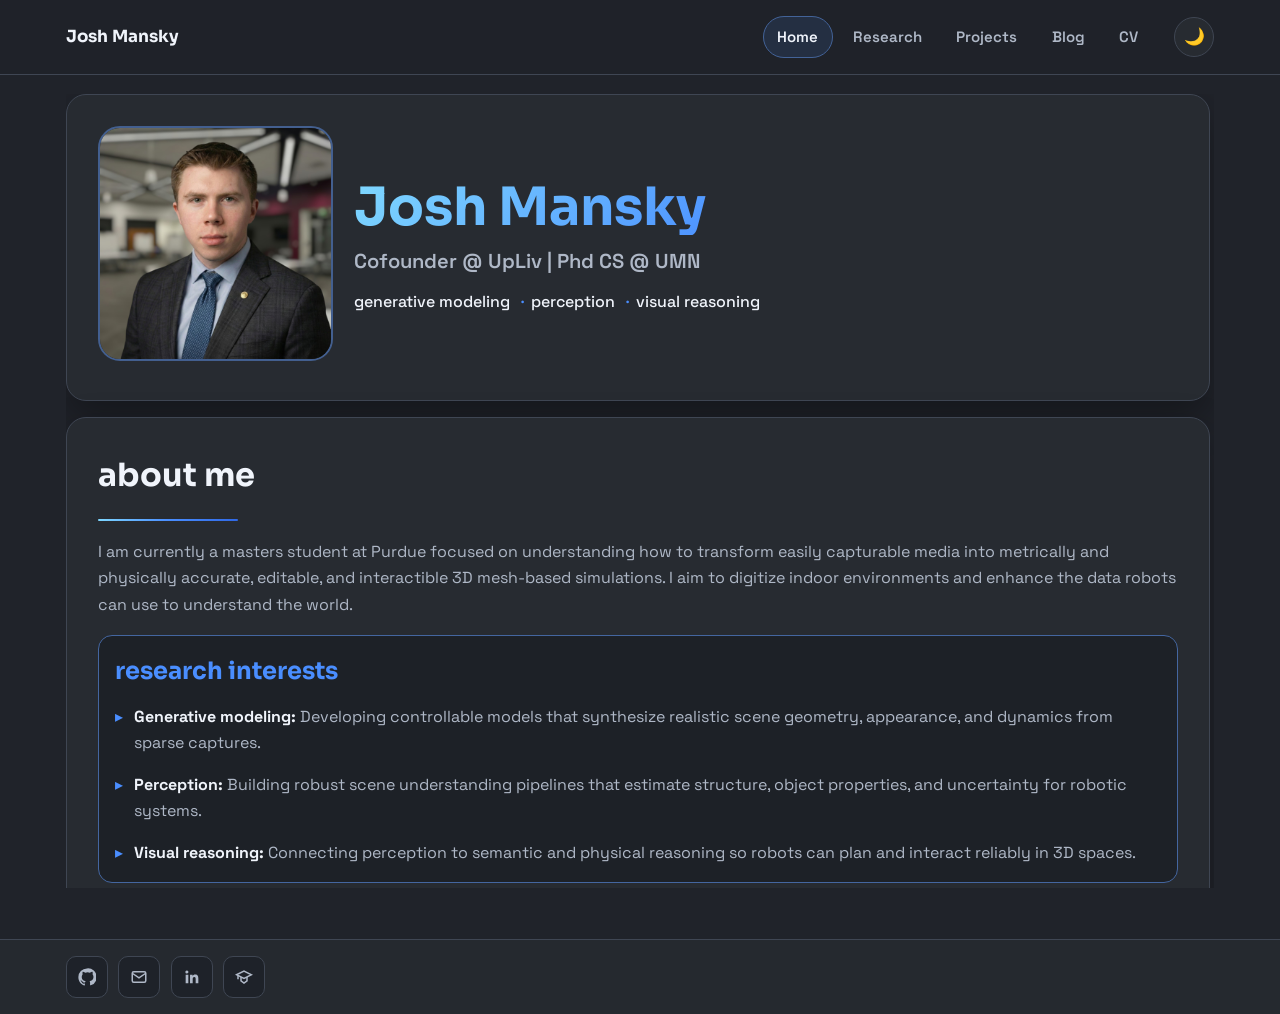
<file: index.html>
<!DOCTYPE html>
<html lang="en">
  <head>
    <meta charset="UTF-8" />
    <meta name="viewport" content="width=device-width, initial-scale=1.0" />
    <title>Josh Mansky | Home</title>
    <link rel="preconnect" href="https://fonts.googleapis.com" />
    <link rel="preconnect" href="https://fonts.gstatic.com" crossorigin />
    <link
      href="https://fonts.googleapis.com/css2?family=Sora:wght@500;600;700&family=Space+Grotesk:wght@400;500;600;700&display=swap"
      rel="stylesheet"
    />
    <link rel="stylesheet" href="styles.css" />
  </head>
  <body data-page="home">
    <header class="site-header">
      <div class="nav-inner">
        <a class="brand" href="index.html">Josh Mansky</a>
        <button class="menu-toggle" type="button" data-menu-toggle>Menu</button>
        <nav class="site-nav" data-nav-links>
          <a href="index.html" data-page-link="home">Home</a>
          <a href="research.html" data-page-link="research">Research</a>
          <a href="projects.html" data-page-link="projects">Projects</a>
          <a href="blog.html" data-page-link="blog">Blog</a>
          <a href="cv.html" data-page-link="cv">CV</a>
        </nav>
        <button class="theme-toggle" type="button" data-theme-toggle aria-label="Toggle color mode">
          <span data-theme-icon aria-hidden="true">🌙</span>
        </button>
      </div>
    </header>

    <main class="page">
      <div class="home-gallery">
        <section class="panel hero-panel">
          <figure class="headshot-wrap">
            <img src="headshot.jpg" alt="Headshot of Josh Mansky" />
          </figure>
          <div class="hero-copy">
            <h1 class="gradient-text">Josh Mansky</h1>
            <p class="subtitle">Cofounder @ UpLiv | Phd CS @ UMN</p>
            <div class="dot-list" aria-label="Core interests">
              <span>generative modeling</span>
              <span>perception</span>
              <span>visual reasoning</span>
            </div>
          </div>
        </section>

        <section class="panel stack about-panel">
          <h2 class="section-title">about me</h2>
          <div class="accent-rule" aria-hidden="true"></div>

          <p>
            I am currently a masters student at Purdue focused on understanding how to transform easily capturable
            media into metrically and physically accurate, editable, and interactible 3D mesh-based simulations.
            I aim to digitize indoor environments and enhance the data robots can use to understand the world.
          </p>

          <section class="interest-box">
            <h3>research interests</h3>
            <ul class="interest-list">
              <li>
                <strong>Generative modeling:</strong> Developing controllable models that synthesize realistic scene
                geometry, appearance, and dynamics from sparse captures.
              </li>
              <li>
                <strong>Perception:</strong> Building robust scene understanding pipelines that estimate structure,
                object properties, and uncertainty for robotic systems.
              </li>
              <li>
                <strong>Visual reasoning:</strong> Connecting perception to semantic and physical reasoning so robots
                can plan and interact reliably in 3D spaces.
              </li>
            </ul>
          </section>

          <p>
            <strong>Background:</strong> I previously got my B.S. in Computer Engineering at Purdue and worked in the
            VAA and VIPER labs. I currently am the Co-Founder of UpLiv Technologies.
          </p>

          <p>
            <strong>Beyond Work:</strong> Outside of work, I enjoy playing hockey, golf, and soccer, competing in
            powerlifting competitions, and playing the piano.
          </p>

          <div class="social-links" aria-label="Social media links">
            <a
              class="icon-link"
              href="https://github.com/joshmansky"
              target="_blank"
              rel="noopener noreferrer"
              aria-label="GitHub"
              title="GitHub"
            >
              <svg viewBox="0 0 24 24" fill="currentColor" aria-hidden="true">
                <path
                  d="M12 .5A11.5 11.5 0 0 0 .5 12.3c0 5.2 3.3 9.6 7.9 11.1.6.1.8-.3.8-.6v-2.1c-3.2.7-3.9-1.4-3.9-1.4-.5-1.4-1.3-1.8-1.3-1.8-1.1-.8.1-.8.1-.8 1.2.1 1.8 1.2 1.8 1.2 1.1 1.9 2.9 1.4 3.6 1.1.1-.8.4-1.4.8-1.7-2.6-.3-5.3-1.3-5.3-5.8 0-1.3.5-2.4 1.2-3.3-.1-.3-.5-1.5.1-3.2 0 0 1-.3 3.4 1.2a11.3 11.3 0 0 1 6.2 0c2.3-1.6 3.4-1.2 3.4-1.2.7 1.7.2 2.9.1 3.2.8.9 1.2 2 1.2 3.3 0 4.5-2.7 5.5-5.3 5.8.4.4.8 1 .8 2.1v3.1c0 .3.2.8.8.6a11.5 11.5 0 0 0 7.9-11.1A11.5 11.5 0 0 0 12 .5z"
                />
              </svg>
              <span class="sr-only">GitHub</span>
            </a>
            <a
              class="icon-link"
              href="mailto:jmansky@purdue.edu"
              aria-label="Email"
              title="Email"
            >
              <svg viewBox="0 0 24 24" fill="none" stroke="currentColor" stroke-width="2" aria-hidden="true">
                <rect x="3" y="5" width="18" height="14" rx="2"></rect>
                <path d="m3 7 9 6 9-6"></path>
              </svg>
              <span class="sr-only">Email</span>
            </a>
            <a
              class="icon-link"
              href="https://www.linkedin.com/in/joshmansky"
              target="_blank"
              rel="noopener noreferrer"
              aria-label="LinkedIn"
              title="LinkedIn"
            >
              <svg viewBox="0 0 24 24" fill="currentColor" aria-hidden="true">
                <path
                  d="M20.45 20.45h-3.56v-5.57c0-1.33-.03-3.03-1.84-3.03-1.85 0-2.13 1.45-2.13 2.94v5.66H9.36V9h3.42v1.56h.05c.48-.9 1.64-1.85 3.37-1.85 3.6 0 4.26 2.37 4.26 5.46v6.28zM5.34 7.43A2.07 2.07 0 1 1 5.33 3.3a2.07 2.07 0 0 1 .01 4.13zM7.12 20.45H3.55V9h3.57v11.45z"
                />
              </svg>
              <span class="sr-only">LinkedIn</span>
            </a>
            <a
              class="icon-link"
              href="https://scholar.google.com/scholar?q=Josh+Mansky"
              target="_blank"
              rel="noopener noreferrer"
              aria-label="Google Scholar"
              title="Google Scholar"
            >
              <svg viewBox="0 0 24 24" fill="none" stroke="currentColor" stroke-width="2" aria-hidden="true">
                <path d="m2 9 10-5 10 5-10 5-10-5z"></path>
                <path d="M4 10v5"></path>
                <path d="M8 12.1V17l4 3 4-3v-4.9"></path>
              </svg>
              <span class="sr-only">Google Scholar</span>
            </a>
          </div>
        </section>

        <section class="panel stack">
          <h2 class="section-title">Research</h2>
          <div class="feature-list">
            <article class="feature-card">
              <div class="feature-thumb">
                <img src="WACV26_Pub/thumbnail.png" alt="WACV26 paper thumbnail" />
              </div>
              <div class="feature-content">
                <h3><strong>Improving Animal Pose Estimation through Species Similarity Measures and Rigorous Label Definition</strong></h3>
                <p class="authors">
                  Medhashree Parhy · Shaan Chanchani · Claire Kim · <span class="author-highlight">Joshua Mansky</span>
                  · Parth Thakre · Zian Pan · Haoyu Chen · Amy Reibman
                </p>
                <span class="status-tag">Status: WACV 2026</span>
                <div class="card-actions">
                  <a class="btn" href="WACV26_Pub/WACV26_paper.pdf" target="_blank" rel="noopener noreferrer">
                    <svg viewBox="0 0 24 24" fill="none" stroke="currentColor" stroke-width="2" aria-hidden="true">
                      <path d="M14 2H6a2 2 0 0 0-2 2v16a2 2 0 0 0 2 2h12a2 2 0 0 0 2-2V8z"></path>
                      <path d="M14 2v6h6"></path>
                    </svg>
                    Paper
                  </a>
                  <a class="btn" href="research.html">
                    <svg viewBox="0 0 24 24" fill="none" stroke="currentColor" stroke-width="2" aria-hidden="true">
                      <circle cx="12" cy="12" r="10"></circle>
                      <path d="M2 12h20"></path>
                      <path d="M12 2a15.3 15.3 0 0 1 4 10 15.3 15.3 0 0 1-4 10 15.3 15.3 0 0 1-4-10 15.3 15.3 0 0 1 4-10z"></path>
                    </svg>
                    Research Page
                  </a>
                </div>
              </div>
            </article>
          </div>
        </section>

        <section class="panel stack">
          <h2 class="section-title">Projects</h2>
          <div class="feature-list">
            <article class="feature-card">
              <div class="feature-thumb">
                <img src="Drone_Delivery_Resources/thumbnail.png" alt="Drone Delivery thumbnail" />
              </div>
              <div class="feature-content">
                <h3>Drone Delivery</h3>
                <p>Purdue ARC Drone Delivery Team: Autonomous navigation stack for a Purdue drone delivery system.</p>
                <div class="card-actions">
                  <a class="btn" href="https://github.com/purdue-arc/arc-drone-delivery" target="_blank" rel="noopener noreferrer">
                    <svg viewBox="0 0 24 24" fill="currentColor" aria-hidden="true">
                      <path
                        d="M12 .5A11.5 11.5 0 0 0 .5 12.3c0 5.2 3.3 9.6 7.9 11.1.6.1.8-.3.8-.6v-2.1c-3.2.7-3.9-1.4-3.9-1.4-.5-1.4-1.3-1.8-1.3-1.8-1.1-.8.1-.8.1-.8 1.2.1 1.8 1.2 1.8 1.2 1.1 1.9 2.9 1.4 3.6 1.1.1-.8.4-1.4.8-1.7-2.6-.3-5.3-1.3-5.3-5.8 0-1.3.5-2.4 1.2-3.3-.1-.3-.5-1.5.1-3.2 0 0 1-.3 3.4 1.2a11.3 11.3 0 0 1 6.2 0c2.3-1.6 3.4-1.2 3.4-1.2.7 1.7.2 2.9.1 3.2.8.9 1.2 2 1.2 3.3 0 4.5-2.7 5.5-5.3 5.8.4.4.8 1 .8 2.1v3.1c0 .3.2.8.8.6a11.5 11.5 0 0 0 7.9-11.1A11.5 11.5 0 0 0 12 .5z"
                      />
                    </svg>
                    GitHub
                  </a>
                  <a class="btn" href="projects/drone-delivery.html">
                    <svg viewBox="0 0 24 24" fill="none" stroke="currentColor" stroke-width="2" aria-hidden="true">
                      <circle cx="12" cy="12" r="10"></circle>
                      <path d="M2 12h20"></path>
                      <path d="M12 2a15.3 15.3 0 0 1 4 10 15.3 15.3 0 0 1-4 10 15.3 15.3 0 0 1-4-10 15.3 15.3 0 0 1 4-10z"></path>
                    </svg>
                    Project Page
                  </a>
                </div>
              </div>
            </article>

            <article class="feature-card">
              <div class="feature-thumb">
                <img src="Boiler_Robotics_Resources/thumbnail.png" alt="Boiler Robotics thumbnail" />
              </div>
              <div class="feature-content">
                <h3>Boiler Robotics</h3>
                <p>A student-run robotics team at Purdue, competing in the URC Mars challenge: an international competition for creating mock mars rovers.</p>
                <div class="card-actions">
                  <a class="btn" href="https://github.com/boilerrobotics" target="_blank" rel="noopener noreferrer">
                    <svg viewBox="0 0 24 24" fill="currentColor" aria-hidden="true">
                      <path
                        d="M12 .5A11.5 11.5 0 0 0 .5 12.3c0 5.2 3.3 9.6 7.9 11.1.6.1.8-.3.8-.6v-2.1c-3.2.7-3.9-1.4-3.9-1.4-.5-1.4-1.3-1.8-1.3-1.8-1.1-.8.1-.8.1-.8 1.2.1 1.8 1.2 1.8 1.2 1.1 1.9 2.9 1.4 3.6 1.1.1-.8.4-1.4.8-1.7-2.6-.3-5.3-1.3-5.3-5.8 0-1.3.5-2.4 1.2-3.3-.1-.3-.5-1.5.1-3.2 0 0 1-.3 3.4 1.2a11.3 11.3 0 0 1 6.2 0c2.3-1.6 3.4-1.2 3.4-1.2.7 1.7.2 2.9.1 3.2.8.9 1.2 2 1.2 3.3 0 4.5-2.7 5.5-5.3 5.8.4.4.8 1 .8 2.1v3.1c0 .3.2.8.8.6a11.5 11.5 0 0 0 7.9-11.1A11.5 11.5 0 0 0 12 .5z"
                      />
                    </svg>
                    GitHub
                  </a>
                  <a class="btn" href="projects/boiler-robotics.html">
                    <svg viewBox="0 0 24 24" fill="none" stroke="currentColor" stroke-width="2" aria-hidden="true">
                      <circle cx="12" cy="12" r="10"></circle>
                      <path d="M2 12h20"></path>
                      <path d="M12 2a15.3 15.3 0 0 1 4 10 15.3 15.3 0 0 1-4 10 15.3 15.3 0 0 1-4-10 15.3 15.3 0 0 1 4-10z"></path>
                    </svg>
                    Project Page
                  </a>
                </div>
              </div>
            </article>

            <article class="feature-card">
              <div class="feature-thumb">
                <img src="Notebook_for_Agents/thumbnail.png" alt="Notebook for Agents thumbnail" />
              </div>
              <div class="feature-content">
                <h3>ECE595RL Final Project: Notebook for Agents</h3>
                <p>An external memory structure for reinforcement learning in POMDP's.</p>
                <div class="card-actions">
                  <a class="btn" href="https://github.com/joshmansky/Notebooks-for-Agents" target="_blank" rel="noopener noreferrer">
                    <svg viewBox="0 0 24 24" fill="currentColor" aria-hidden="true">
                      <path
                        d="M12 .5A11.5 11.5 0 0 0 .5 12.3c0 5.2 3.3 9.6 7.9 11.1.6.1.8-.3.8-.6v-2.1c-3.2.7-3.9-1.4-3.9-1.4-.5-1.4-1.3-1.8-1.3-1.8-1.1-.8.1-.8.1-.8 1.2.1 1.8 1.2 1.8 1.2 1.1 1.9 2.9 1.4 3.6 1.1.1-.8.4-1.4.8-1.7-2.6-.3-5.3-1.3-5.3-5.8 0-1.3.5-2.4 1.2-3.3-.1-.3-.5-1.5.1-3.2 0 0 1-.3 3.4 1.2a11.3 11.3 0 0 1 6.2 0c2.3-1.6 3.4-1.2 3.4-1.2.7 1.7.2 2.9.1 3.2.8.9 1.2 2 1.2 3.3 0 4.5-2.7 5.5-5.3 5.8.4.4.8 1 .8 2.1v3.1c0 .3.2.8.8.6a11.5 11.5 0 0 0 7.9-11.1A11.5 11.5 0 0 0 12 .5z"
                      />
                    </svg>
                    GitHub
                  </a>
                  <a class="btn" href="projects/notebook-for-agents.html">
                    <svg viewBox="0 0 24 24" fill="none" stroke="currentColor" stroke-width="2" aria-hidden="true">
                      <circle cx="12" cy="12" r="10"></circle>
                      <path d="M2 12h20"></path>
                      <path d="M12 2a15.3 15.3 0 0 1 4 10 15.3 15.3 0 0 1-4 10 15.3 15.3 0 0 1-4-10 15.3 15.3 0 0 1 4-10z"></path>
                    </svg>
                    Project Page
                  </a>
                </div>
              </div>
            </article>

            <article class="feature-card">
              <div class="feature-thumb">
                <img src="MaterialPalette_Reimplementation/thumbnail.png" alt="MaterialPalette reimplementation thumbnail" />
              </div>
              <div class="feature-content">
                <h3>ECE 595CV Final Project: MaterialPalette Reimplementation</h3>
                <p>Reimplementation and evaluation of MaterialPalette methods and outcomes.</p>
                <div class="card-actions">
                  <a
                    class="btn"
                    href="https://github.com/joshmansky/MaterialPalette_Reimplementation"
                    target="_blank"
                    rel="noopener noreferrer"
                  >
                    <svg viewBox="0 0 24 24" fill="currentColor" aria-hidden="true">
                      <path
                        d="M12 .5A11.5 11.5 0 0 0 .5 12.3c0 5.2 3.3 9.6 7.9 11.1.6.1.8-.3.8-.6v-2.1c-3.2.7-3.9-1.4-3.9-1.4-.5-1.4-1.3-1.8-1.3-1.8-1.1-.8.1-.8.1-.8 1.2.1 1.8 1.2 1.8 1.2 1.1 1.9 2.9 1.4 3.6 1.1.1-.8.4-1.4.8-1.7-2.6-.3-5.3-1.3-5.3-5.8 0-1.3.5-2.4 1.2-3.3-.1-.3-.5-1.5.1-3.2 0 0 1-.3 3.4 1.2a11.3 11.3 0 0 1 6.2 0c2.3-1.6 3.4-1.2 3.4-1.2.7 1.7.2 2.9.1 3.2.8.9 1.2 2 1.2 3.3 0 4.5-2.7 5.5-5.3 5.8.4.4.8 1 .8 2.1v3.1c0 .3.2.8.8.6a11.5 11.5 0 0 0 7.9-11.1A11.5 11.5 0 0 0 12 .5z"
                      />
                    </svg>
                    GitHub
                  </a>
                  <a class="btn" href="projects/materialpalette-reimplementation.html">
                    <svg viewBox="0 0 24 24" fill="none" stroke="currentColor" stroke-width="2" aria-hidden="true">
                      <circle cx="12" cy="12" r="10"></circle>
                      <path d="M2 12h20"></path>
                      <path d="M12 2a15.3 15.3 0 0 1 4 10 15.3 15.3 0 0 1-4 10 15.3 15.3 0 0 1-4-10 15.3 15.3 0 0 1 4-10z"></path>
                    </svg>
                    Project Page
                  </a>
                </div>
              </div>
            </article>

            <article class="feature-card">
              <div class="feature-thumb">
                <img src="DETR_Reimplementation/thumbnail.png" alt="DETR reimplementation thumbnail" />
              </div>
              <div class="feature-content">
                <h3>ECE 570 Final Project: DETR Reimplementation</h3>
                <p>A practical DETR reproduction with implementation details and evaluation takeaways.</p>
                <div class="card-actions">
                  <a
                    class="btn"
                    href="https://github.com/joshmansky/DETR_Reimplementation"
                    target="_blank"
                    rel="noopener noreferrer"
                  >
                    <svg viewBox="0 0 24 24" fill="currentColor" aria-hidden="true">
                      <path
                        d="M12 .5A11.5 11.5 0 0 0 .5 12.3c0 5.2 3.3 9.6 7.9 11.1.6.1.8-.3.8-.6v-2.1c-3.2.7-3.9-1.4-3.9-1.4-.5-1.4-1.3-1.8-1.3-1.8-1.1-.8.1-.8.1-.8 1.2.1 1.8 1.2 1.8 1.2 1.1 1.9 2.9 1.4 3.6 1.1.1-.8.4-1.4.8-1.7-2.6-.3-5.3-1.3-5.3-5.8 0-1.3.5-2.4 1.2-3.3-.1-.3-.5-1.5.1-3.2 0 0 1-.3 3.4 1.2a11.3 11.3 0 0 1 6.2 0c2.3-1.6 3.4-1.2 3.4-1.2.7 1.7.2 2.9.1 3.2.8.9 1.2 2 1.2 3.3 0 4.5-2.7 5.5-5.3 5.8.4.4.8 1 .8 2.1v3.1c0 .3.2.8.8.6a11.5 11.5 0 0 0 7.9-11.1A11.5 11.5 0 0 0 12 .5z"
                      />
                    </svg>
                    GitHub
                  </a>
                  <a class="btn" href="projects/detr-reimplementation.html">
                    <svg viewBox="0 0 24 24" fill="none" stroke="currentColor" stroke-width="2" aria-hidden="true">
                      <circle cx="12" cy="12" r="10"></circle>
                      <path d="M2 12h20"></path>
                      <path d="M12 2a15.3 15.3 0 0 1 4 10 15.3 15.3 0 0 1-4 10 15.3 15.3 0 0 1-4-10 15.3 15.3 0 0 1 4-10z"></path>
                    </svg>
                    Project Page
                  </a>
                </div>
              </div>
            </article>
          </div>
        </section>
      </div>
    </main>

    <footer class="site-footer">
      <div class="footer-inner">
        <div class="social-links" aria-label="Social media links">
          <a
            class="icon-link"
            href="https://github.com/joshmansky"
            target="_blank"
            rel="noopener noreferrer"
            aria-label="GitHub"
            title="GitHub"
          >
            <svg viewBox="0 0 24 24" fill="currentColor" aria-hidden="true">
              <path
                d="M12 .5A11.5 11.5 0 0 0 .5 12.3c0 5.2 3.3 9.6 7.9 11.1.6.1.8-.3.8-.6v-2.1c-3.2.7-3.9-1.4-3.9-1.4-.5-1.4-1.3-1.8-1.3-1.8-1.1-.8.1-.8.1-.8 1.2.1 1.8 1.2 1.8 1.2 1.1 1.9 2.9 1.4 3.6 1.1.1-.8.4-1.4.8-1.7-2.6-.3-5.3-1.3-5.3-5.8 0-1.3.5-2.4 1.2-3.3-.1-.3-.5-1.5.1-3.2 0 0 1-.3 3.4 1.2a11.3 11.3 0 0 1 6.2 0c2.3-1.6 3.4-1.2 3.4-1.2.7 1.7.2 2.9.1 3.2.8.9 1.2 2 1.2 3.3 0 4.5-2.7 5.5-5.3 5.8.4.4.8 1 .8 2.1v3.1c0 .3.2.8.8.6a11.5 11.5 0 0 0 7.9-11.1A11.5 11.5 0 0 0 12 .5z"
              />
            </svg>
            <span class="sr-only">GitHub</span>
          </a>
          <a class="icon-link" href="mailto:jmansky@purdue.edu" aria-label="Email" title="Email">
            <svg viewBox="0 0 24 24" fill="none" stroke="currentColor" stroke-width="2" aria-hidden="true">
              <rect x="3" y="5" width="18" height="14" rx="2"></rect>
              <path d="m3 7 9 6 9-6"></path>
            </svg>
            <span class="sr-only">Email</span>
          </a>
          <a
            class="icon-link"
            href="https://www.linkedin.com/in/joshmansky"
            target="_blank"
            rel="noopener noreferrer"
            aria-label="LinkedIn"
            title="LinkedIn"
          >
            <svg viewBox="0 0 24 24" fill="currentColor" aria-hidden="true">
              <path
                d="M20.45 20.45h-3.56v-5.57c0-1.33-.03-3.03-1.84-3.03-1.85 0-2.13 1.45-2.13 2.94v5.66H9.36V9h3.42v1.56h.05c.48-.9 1.64-1.85 3.37-1.85 3.6 0 4.26 2.37 4.26 5.46v6.28zM5.34 7.43A2.07 2.07 0 1 1 5.33 3.3a2.07 2.07 0 0 1 .01 4.13zM7.12 20.45H3.55V9h3.57v11.45z"
              />
            </svg>
            <span class="sr-only">LinkedIn</span>
          </a>
          <a
            class="icon-link"
            href="https://scholar.google.com/scholar?q=Josh+Mansky"
            target="_blank"
            rel="noopener noreferrer"
            aria-label="Google Scholar"
            title="Google Scholar"
          >
            <svg viewBox="0 0 24 24" fill="none" stroke="currentColor" stroke-width="2" aria-hidden="true">
              <path d="m2 9 10-5 10 5-10 5-10-5z"></path>
              <path d="M4 10v5"></path>
              <path d="M8 12.1V17l4 3 4-3v-4.9"></path>
            </svg>
            <span class="sr-only">Google Scholar</span>
          </a>
        </div>
      </div>
    </footer>

    <script src="site.js"></script>
  </body>
</html>
</file>
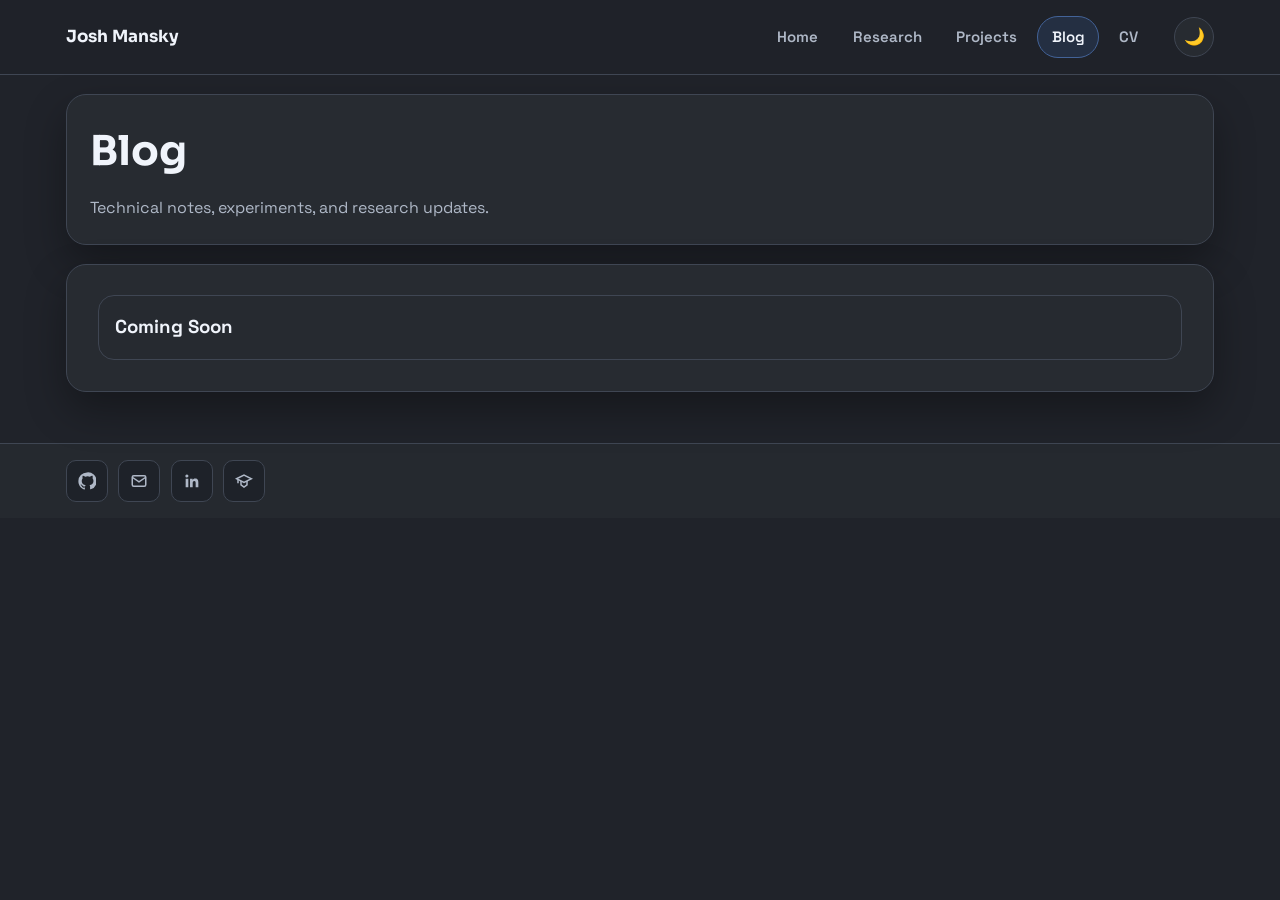
<file: blog.html>
<!DOCTYPE html>
<html lang="en">
  <head>
    <meta charset="UTF-8" />
    <meta name="viewport" content="width=device-width, initial-scale=1.0" />
    <title>Josh Mansky | Blog</title>
    <link rel="preconnect" href="https://fonts.googleapis.com" />
    <link rel="preconnect" href="https://fonts.gstatic.com" crossorigin />
    <link
      href="https://fonts.googleapis.com/css2?family=Sora:wght@500;600;700&family=Space+Grotesk:wght@400;500;600;700&display=swap"
      rel="stylesheet"
    />
    <link rel="stylesheet" href="styles.css" />
  </head>
  <body data-page="blog">
    <header class="site-header">
      <div class="nav-inner">
        <a class="brand" href="index.html">Josh Mansky</a>
        <button class="menu-toggle" type="button" data-menu-toggle>Menu</button>
        <nav class="site-nav" data-nav-links>
          <a href="index.html" data-page-link="home">Home</a>
          <a href="research.html" data-page-link="research">Research</a>
          <a href="projects.html" data-page-link="projects">Projects</a>
          <a href="blog.html" data-page-link="blog">Blog</a>
          <a href="cv.html" data-page-link="cv">CV</a>
        </nav>
        <button class="theme-toggle" type="button" data-theme-toggle aria-label="Toggle color mode">
          <span data-theme-icon aria-hidden="true">🌙</span>
        </button>
      </div>
    </header>

    <main class="page">
      <section class="page-head">
        <h1>Blog</h1>
        <p>Technical notes, experiments, and research updates.</p>
      </section>

      <section class="panel stack">
        <article class="blog-card">
          <h3>Coming Soon</h3>
        </article>
      </section>
    </main>

    <footer class="site-footer">
      <div class="footer-inner">
        <div class="social-links" aria-label="Social media links">
          <a class="icon-link" href="https://github.com/joshmansky" target="_blank" rel="noopener noreferrer" aria-label="GitHub" title="GitHub">
            <svg viewBox="0 0 24 24" fill="currentColor" aria-hidden="true"><path d="M12 .5A11.5 11.5 0 0 0 .5 12.3c0 5.2 3.3 9.6 7.9 11.1.6.1.8-.3.8-.6v-2.1c-3.2.7-3.9-1.4-3.9-1.4-.5-1.4-1.3-1.8-1.3-1.8-1.1-.8.1-.8.1-.8 1.2.1 1.8 1.2 1.8 1.2 1.1 1.9 2.9 1.4 3.6 1.1.1-.8.4-1.4.8-1.7-2.6-.3-5.3-1.3-5.3-5.8 0-1.3.5-2.4 1.2-3.3-.1-.3-.5-1.5.1-3.2 0 0 1-.3 3.4 1.2a11.3 11.3 0 0 1 6.2 0c2.3-1.6 3.4-1.2 3.4-1.2.7 1.7.2 2.9.1 3.2.8.9 1.2 2 1.2 3.3 0 4.5-2.7 5.5-5.3 5.8.4.4.8 1 .8 2.1v3.1c0 .3.2.8.8.6a11.5 11.5 0 0 0 7.9-11.1A11.5 11.5 0 0 0 12 .5z"/></svg>
            <span class="sr-only">GitHub</span>
          </a>
          <a class="icon-link" href="mailto:jmansky@purdue.edu" aria-label="Email" title="Email">
            <svg viewBox="0 0 24 24" fill="none" stroke="currentColor" stroke-width="2" aria-hidden="true"><rect x="3" y="5" width="18" height="14" rx="2"></rect><path d="m3 7 9 6 9-6"></path></svg>
            <span class="sr-only">Email</span>
          </a>
          <a class="icon-link" href="https://www.linkedin.com/in/joshmansky" target="_blank" rel="noopener noreferrer" aria-label="LinkedIn" title="LinkedIn">
            <svg viewBox="0 0 24 24" fill="currentColor" aria-hidden="true"><path d="M20.45 20.45h-3.56v-5.57c0-1.33-.03-3.03-1.84-3.03-1.85 0-2.13 1.45-2.13 2.94v5.66H9.36V9h3.42v1.56h.05c.48-.9 1.64-1.85 3.37-1.85 3.6 0 4.26 2.37 4.26 5.46v6.28zM5.34 7.43A2.07 2.07 0 1 1 5.33 3.3a2.07 2.07 0 0 1 .01 4.13zM7.12 20.45H3.55V9h3.57v11.45z"/></svg>
            <span class="sr-only">LinkedIn</span>
          </a>
          <a class="icon-link" href="https://scholar.google.com/scholar?q=Josh+Mansky" target="_blank" rel="noopener noreferrer" aria-label="Google Scholar" title="Google Scholar">
            <svg viewBox="0 0 24 24" fill="none" stroke="currentColor" stroke-width="2" aria-hidden="true"><path d="m2 9 10-5 10 5-10 5-10-5z"></path><path d="M4 10v5"></path><path d="M8 12.1V17l4 3 4-3v-4.9"></path></svg>
            <span class="sr-only">Google Scholar</span>
          </a>
        </div>
      </div>
    </footer>

    <script src="site.js"></script>
  </body>
</html>
</file>
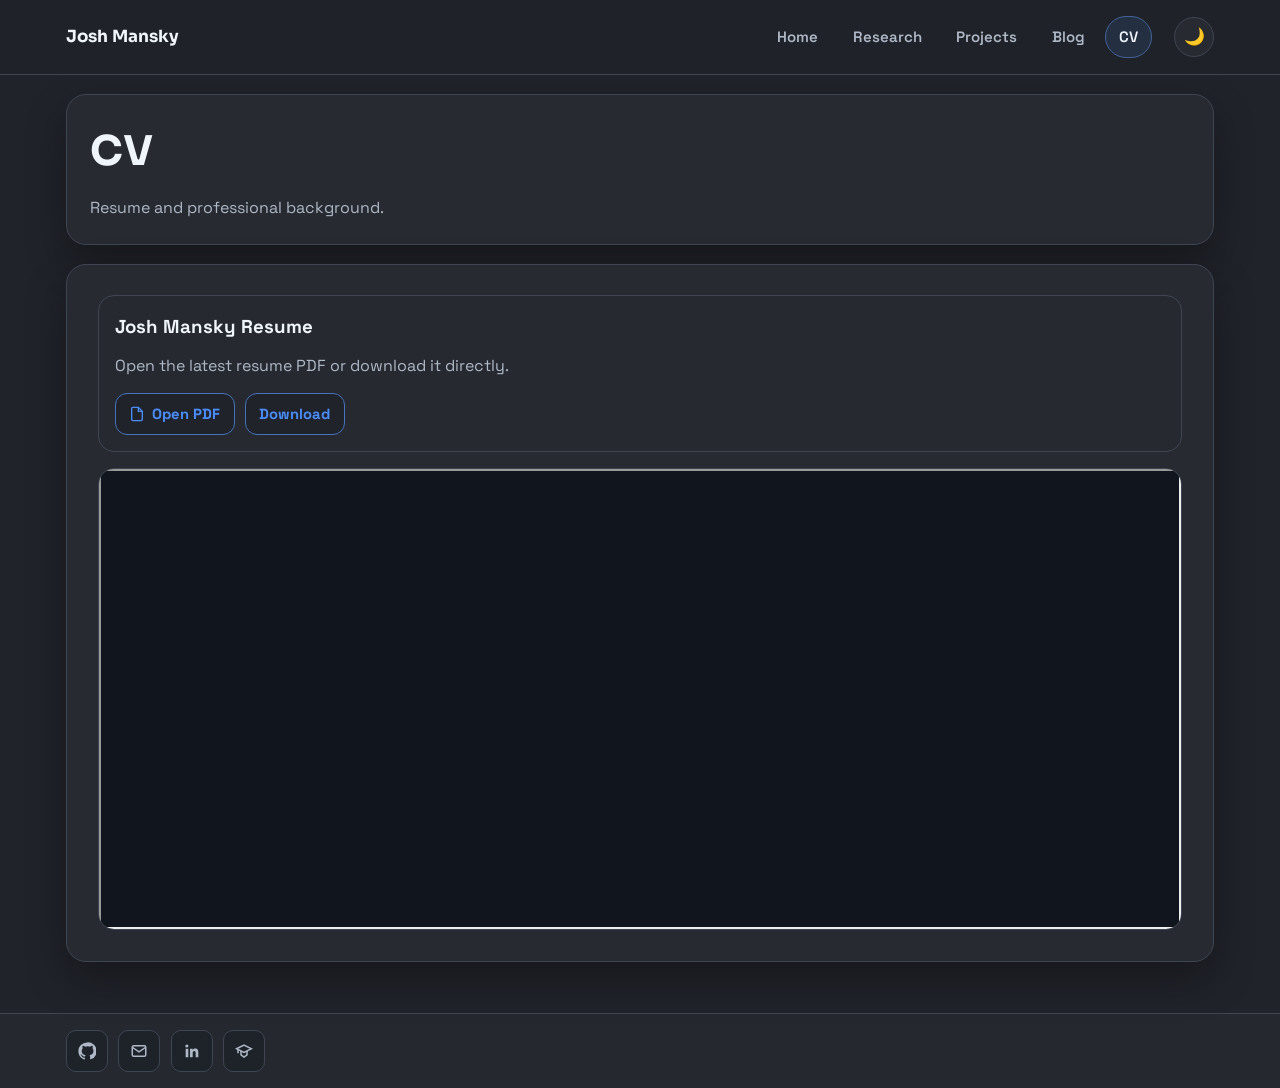
<file: cv.html>
<!DOCTYPE html>
<html lang="en">
  <head>
    <meta charset="UTF-8" />
    <meta name="viewport" content="width=device-width, initial-scale=1.0" />
    <title>Josh Mansky | CV</title>
    <link rel="preconnect" href="https://fonts.googleapis.com" />
    <link rel="preconnect" href="https://fonts.gstatic.com" crossorigin />
    <link
      href="https://fonts.googleapis.com/css2?family=Sora:wght@500;600;700&family=Space+Grotesk:wght@400;500;600;700&display=swap"
      rel="stylesheet"
    />
    <link rel="stylesheet" href="styles.css" />
  </head>
  <body data-page="cv">
    <header class="site-header">
      <div class="nav-inner">
        <a class="brand" href="index.html">Josh Mansky</a>
        <button class="menu-toggle" type="button" data-menu-toggle>Menu</button>
        <nav class="site-nav" data-nav-links>
          <a href="index.html" data-page-link="home">Home</a>
          <a href="research.html" data-page-link="research">Research</a>
          <a href="projects.html" data-page-link="projects">Projects</a>
          <a href="blog.html" data-page-link="blog">Blog</a>
          <a href="cv.html" data-page-link="cv">CV</a>
        </nav>
        <button class="theme-toggle" type="button" data-theme-toggle aria-label="Toggle color mode">
          <span data-theme-icon aria-hidden="true">🌙</span>
        </button>
      </div>
    </header>

    <main class="page">
      <section class="page-head">
        <h1>CV</h1>
        <p>Resume and professional background.</p>
      </section>

      <section class="panel stack">
        <article class="cv-card">
          <h3>Josh Mansky Resume</h3>
          <p>Open the latest resume PDF or download it directly.</p>
          <div class="card-actions">
            <a class="btn" href="Josh_Mansky_Resume_Official.pdf" target="_blank" rel="noopener noreferrer">
              <svg viewBox="0 0 24 24" fill="none" stroke="currentColor" stroke-width="2" aria-hidden="true"><path d="M14 2H6a2 2 0 0 0-2 2v16a2 2 0 0 0 2 2h12a2 2 0 0 0 2-2V8z"></path><path d="M14 2v6h6"></path></svg>
              Open PDF
            </a>
            <a class="btn" href="Josh_Mansky_Resume_Official.pdf" download>Download</a>
          </div>
        </article>

        <div class="media-wrap">
          <iframe src="Josh_Mansky_Resume_Official.pdf#view=FitH" title="Josh Mansky Resume"></iframe>
        </div>
      </section>
    </main>

    <footer class="site-footer">
      <div class="footer-inner">
        <div class="social-links" aria-label="Social media links">
          <a class="icon-link" href="https://github.com/joshmansky" target="_blank" rel="noopener noreferrer" aria-label="GitHub" title="GitHub">
            <svg viewBox="0 0 24 24" fill="currentColor" aria-hidden="true"><path d="M12 .5A11.5 11.5 0 0 0 .5 12.3c0 5.2 3.3 9.6 7.9 11.1.6.1.8-.3.8-.6v-2.1c-3.2.7-3.9-1.4-3.9-1.4-.5-1.4-1.3-1.8-1.3-1.8-1.1-.8.1-.8.1-.8 1.2.1 1.8 1.2 1.8 1.2 1.1 1.9 2.9 1.4 3.6 1.1.1-.8.4-1.4.8-1.7-2.6-.3-5.3-1.3-5.3-5.8 0-1.3.5-2.4 1.2-3.3-.1-.3-.5-1.5.1-3.2 0 0 1-.3 3.4 1.2a11.3 11.3 0 0 1 6.2 0c2.3-1.6 3.4-1.2 3.4-1.2.7 1.7.2 2.9.1 3.2.8.9 1.2 2 1.2 3.3 0 4.5-2.7 5.5-5.3 5.8.4.4.8 1 .8 2.1v3.1c0 .3.2.8.8.6a11.5 11.5 0 0 0 7.9-11.1A11.5 11.5 0 0 0 12 .5z"/></svg>
            <span class="sr-only">GitHub</span>
          </a>
          <a class="icon-link" href="mailto:jmansky@purdue.edu" aria-label="Email" title="Email">
            <svg viewBox="0 0 24 24" fill="none" stroke="currentColor" stroke-width="2" aria-hidden="true"><rect x="3" y="5" width="18" height="14" rx="2"></rect><path d="m3 7 9 6 9-6"></path></svg>
            <span class="sr-only">Email</span>
          </a>
          <a class="icon-link" href="https://www.linkedin.com/in/joshmansky" target="_blank" rel="noopener noreferrer" aria-label="LinkedIn" title="LinkedIn">
            <svg viewBox="0 0 24 24" fill="currentColor" aria-hidden="true"><path d="M20.45 20.45h-3.56v-5.57c0-1.33-.03-3.03-1.84-3.03-1.85 0-2.13 1.45-2.13 2.94v5.66H9.36V9h3.42v1.56h.05c.48-.9 1.64-1.85 3.37-1.85 3.6 0 4.26 2.37 4.26 5.46v6.28zM5.34 7.43A2.07 2.07 0 1 1 5.33 3.3a2.07 2.07 0 0 1 .01 4.13zM7.12 20.45H3.55V9h3.57v11.45z"/></svg>
            <span class="sr-only">LinkedIn</span>
          </a>
          <a class="icon-link" href="https://scholar.google.com/scholar?q=Josh+Mansky" target="_blank" rel="noopener noreferrer" aria-label="Google Scholar" title="Google Scholar">
            <svg viewBox="0 0 24 24" fill="none" stroke="currentColor" stroke-width="2" aria-hidden="true"><path d="m2 9 10-5 10 5-10 5-10-5z"></path><path d="M4 10v5"></path><path d="M8 12.1V17l4 3 4-3v-4.9"></path></svg>
            <span class="sr-only">Google Scholar</span>
          </a>
        </div>
      </div>
    </footer>

    <script src="site.js"></script>
  </body>
</html>
</file>
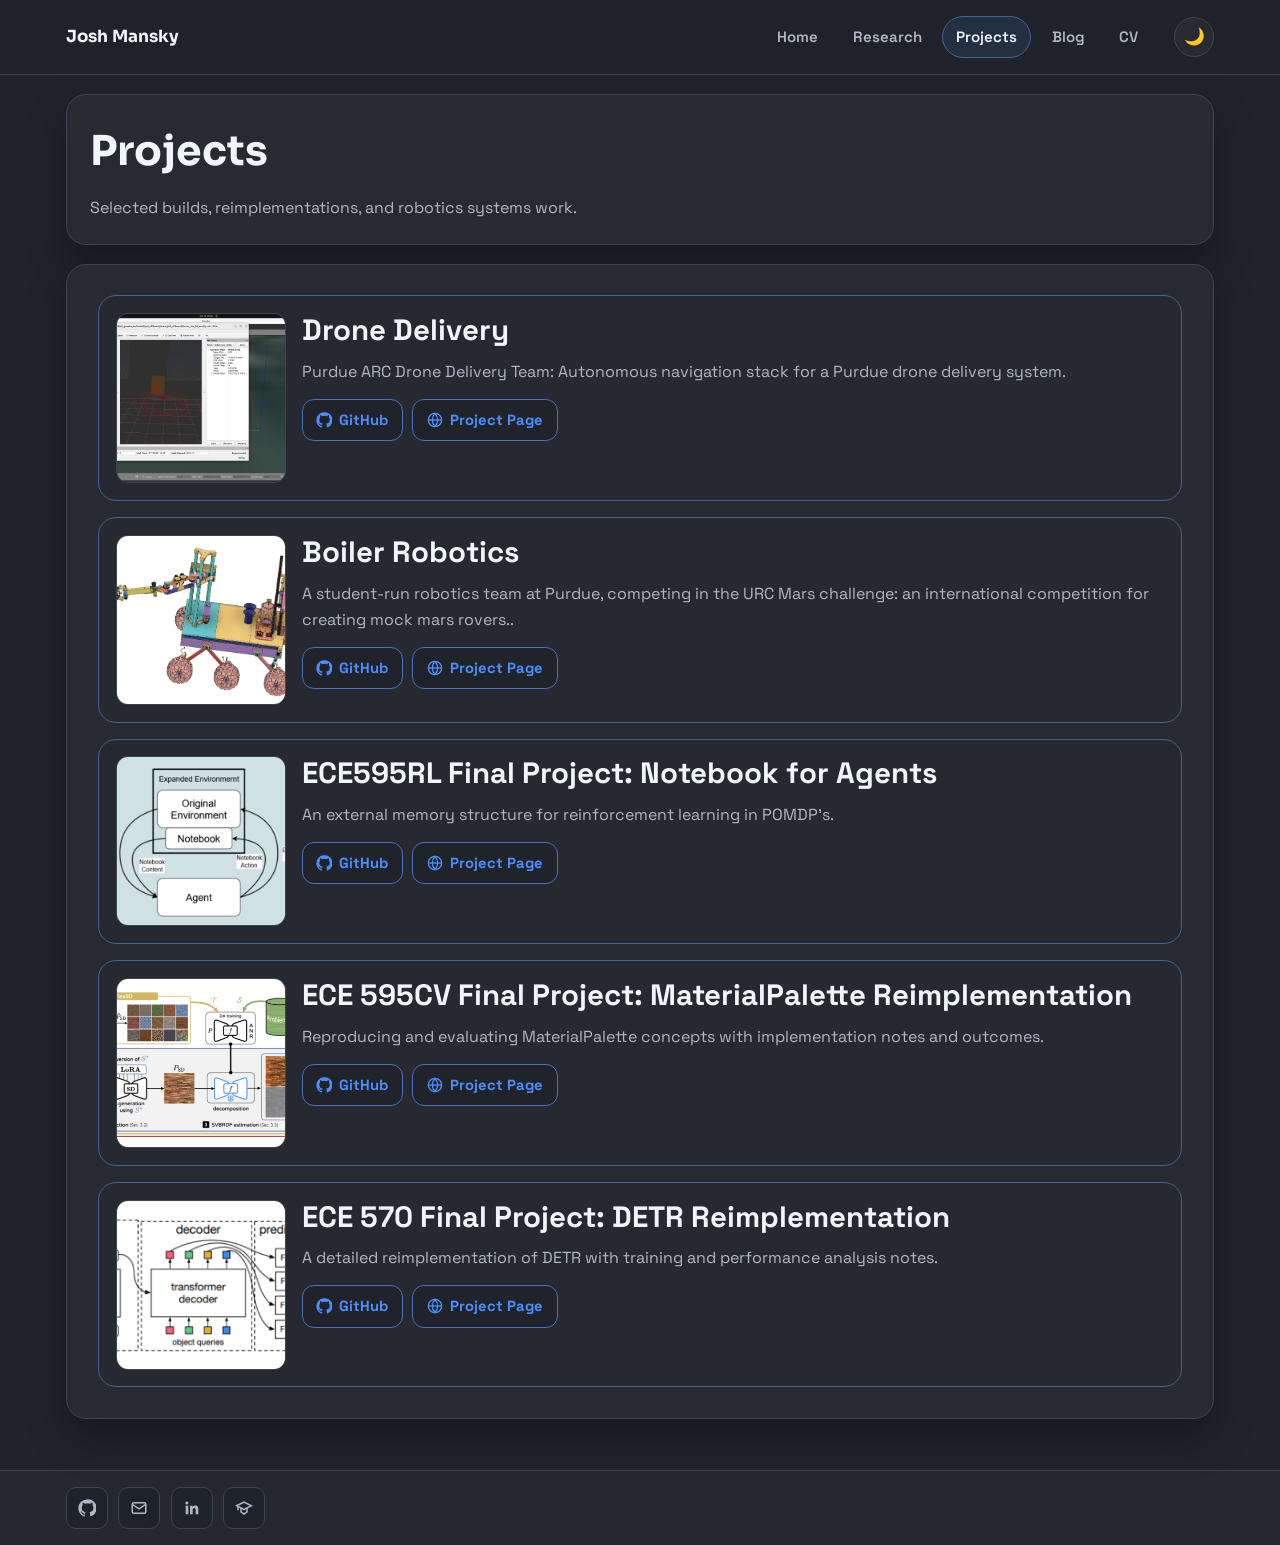
<file: projects.html>
<!DOCTYPE html>
<html lang="en">
  <head>
    <meta charset="UTF-8" />
    <meta name="viewport" content="width=device-width, initial-scale=1.0" />
    <title>Josh Mansky | Projects</title>
    <link rel="preconnect" href="https://fonts.googleapis.com" />
    <link rel="preconnect" href="https://fonts.gstatic.com" crossorigin />
    <link
      href="https://fonts.googleapis.com/css2?family=Sora:wght@500;600;700&family=Space+Grotesk:wght@400;500;600;700&display=swap"
      rel="stylesheet"
    />
    <link rel="stylesheet" href="styles.css" />
  </head>
  <body data-page="projects">
    <header class="site-header">
      <div class="nav-inner">
        <a class="brand" href="index.html">Josh Mansky</a>
        <button class="menu-toggle" type="button" data-menu-toggle>Menu</button>
        <nav class="site-nav" data-nav-links>
          <a href="index.html" data-page-link="home">Home</a>
          <a href="research.html" data-page-link="research">Research</a>
          <a href="projects.html" data-page-link="projects">Projects</a>
          <a href="blog.html" data-page-link="blog">Blog</a>
          <a href="cv.html" data-page-link="cv">CV</a>
        </nav>
        <button class="theme-toggle" type="button" data-theme-toggle aria-label="Toggle color mode">
          <span data-theme-icon aria-hidden="true">🌙</span>
        </button>
      </div>
    </header>

    <main class="page">
      <section class="page-head">
        <h1>Projects</h1>
        <p>Selected builds, reimplementations, and robotics systems work.</p>
      </section>

      <section class="panel stack">
        <div class="feature-list">
          <article class="feature-card">
            <div class="feature-thumb">
              <img src="Drone_Delivery_Resources/thumbnail.png" alt="Drone Delivery thumbnail" />
            </div>
            <div class="feature-content">
              <h3>Drone Delivery</h3>
              <p>Purdue ARC Drone Delivery Team: Autonomous navigation stack for a Purdue drone delivery system.</p>
              <div class="card-actions">
                <a class="btn" href="https://github.com/purdue-arc/arc-drone-delivery" target="_blank" rel="noopener noreferrer">
                  <svg viewBox="0 0 24 24" fill="currentColor" aria-hidden="true">
                    <path
                      d="M12 .5A11.5 11.5 0 0 0 .5 12.3c0 5.2 3.3 9.6 7.9 11.1.6.1.8-.3.8-.6v-2.1c-3.2.7-3.9-1.4-3.9-1.4-.5-1.4-1.3-1.8-1.3-1.8-1.1-.8.1-.8.1-.8 1.2.1 1.8 1.2 1.8 1.2 1.1 1.9 2.9 1.4 3.6 1.1.1-.8.4-1.4.8-1.7-2.6-.3-5.3-1.3-5.3-5.8 0-1.3.5-2.4 1.2-3.3-.1-.3-.5-1.5.1-3.2 0 0 1-.3 3.4 1.2a11.3 11.3 0 0 1 6.2 0c2.3-1.6 3.4-1.2 3.4-1.2.7 1.7.2 2.9.1 3.2.8.9 1.2 2 1.2 3.3 0 4.5-2.7 5.5-5.3 5.8.4.4.8 1 .8 2.1v3.1c0 .3.2.8.8.6a11.5 11.5 0 0 0 7.9-11.1A11.5 11.5 0 0 0 12 .5z"
                    />
                  </svg>
                  GitHub
                </a>
                <a class="btn" href="projects/drone-delivery.html">
                  <svg viewBox="0 0 24 24" fill="none" stroke="currentColor" stroke-width="2" aria-hidden="true">
                    <circle cx="12" cy="12" r="10"></circle>
                    <path d="M2 12h20"></path>
                    <path d="M12 2a15.3 15.3 0 0 1 4 10 15.3 15.3 0 0 1-4 10 15.3 15.3 0 0 1-4-10 15.3 15.3 0 0 1 4-10z"></path>
                  </svg>
                  Project Page
                </a>
              </div>
            </div>
          </article>

          <article class="feature-card">
            <div class="feature-thumb">
              <img src="Boiler_Robotics_Resources/thumbnail.png" alt="Boiler Robotics thumbnail" />
            </div>
            <div class="feature-content">
              <h3>Boiler Robotics</h3>
              <p>A student-run robotics team at Purdue, competing in the URC Mars challenge: an international competition for creating mock mars rovers..</p>
              <div class="card-actions">
                <a class="btn" href="https://github.com/boilerrobotics" target="_blank" rel="noopener noreferrer">
                  <svg viewBox="0 0 24 24" fill="currentColor" aria-hidden="true">
                    <path
                      d="M12 .5A11.5 11.5 0 0 0 .5 12.3c0 5.2 3.3 9.6 7.9 11.1.6.1.8-.3.8-.6v-2.1c-3.2.7-3.9-1.4-3.9-1.4-.5-1.4-1.3-1.8-1.3-1.8-1.1-.8.1-.8.1-.8 1.2.1 1.8 1.2 1.8 1.2 1.1 1.9 2.9 1.4 3.6 1.1.1-.8.4-1.4.8-1.7-2.6-.3-5.3-1.3-5.3-5.8 0-1.3.5-2.4 1.2-3.3-.1-.3-.5-1.5.1-3.2 0 0 1-.3 3.4 1.2a11.3 11.3 0 0 1 6.2 0c2.3-1.6 3.4-1.2 3.4-1.2.7 1.7.2 2.9.1 3.2.8.9 1.2 2 1.2 3.3 0 4.5-2.7 5.5-5.3 5.8.4.4.8 1 .8 2.1v3.1c0 .3.2.8.8.6a11.5 11.5 0 0 0 7.9-11.1A11.5 11.5 0 0 0 12 .5z"
                    />
                  </svg>
                  GitHub
                </a>
                <a class="btn" href="projects/boiler-robotics.html">
                  <svg viewBox="0 0 24 24" fill="none" stroke="currentColor" stroke-width="2" aria-hidden="true">
                    <circle cx="12" cy="12" r="10"></circle>
                    <path d="M2 12h20"></path>
                    <path d="M12 2a15.3 15.3 0 0 1 4 10 15.3 15.3 0 0 1-4 10 15.3 15.3 0 0 1-4-10 15.3 15.3 0 0 1 4-10z"></path>
                  </svg>
                  Project Page
                </a>
              </div>
            </div>
          </article>

          <article class="feature-card">
            <div class="feature-thumb">
              <img src="Notebook_for_Agents/thumbnail.png" alt="Notebook for Agents thumbnail" />
            </div>
            <div class="feature-content">
              <h3>ECE595RL Final Project: Notebook for Agents</h3>
              <p>An external memory structure for reinforcement learning in POMDP's.</p>
              <div class="card-actions">
                <a class="btn" href="https://github.com/joshmansky/Notebooks-for-Agents" target="_blank" rel="noopener noreferrer">
                  <svg viewBox="0 0 24 24" fill="currentColor" aria-hidden="true">
                    <path
                      d="M12 .5A11.5 11.5 0 0 0 .5 12.3c0 5.2 3.3 9.6 7.9 11.1.6.1.8-.3.8-.6v-2.1c-3.2.7-3.9-1.4-3.9-1.4-.5-1.4-1.3-1.8-1.3-1.8-1.1-.8.1-.8.1-.8 1.2.1 1.8 1.2 1.8 1.2 1.1 1.9 2.9 1.4 3.6 1.1.1-.8.4-1.4.8-1.7-2.6-.3-5.3-1.3-5.3-5.8 0-1.3.5-2.4 1.2-3.3-.1-.3-.5-1.5.1-3.2 0 0 1-.3 3.4 1.2a11.3 11.3 0 0 1 6.2 0c2.3-1.6 3.4-1.2 3.4-1.2.7 1.7.2 2.9.1 3.2.8.9 1.2 2 1.2 3.3 0 4.5-2.7 5.5-5.3 5.8.4.4.8 1 .8 2.1v3.1c0 .3.2.8.8.6a11.5 11.5 0 0 0 7.9-11.1A11.5 11.5 0 0 0 12 .5z"
                    />
                  </svg>
                  GitHub
                </a>
                <a class="btn" href="projects/notebook-for-agents.html">
                  <svg viewBox="0 0 24 24" fill="none" stroke="currentColor" stroke-width="2" aria-hidden="true">
                    <circle cx="12" cy="12" r="10"></circle>
                    <path d="M2 12h20"></path>
                    <path d="M12 2a15.3 15.3 0 0 1 4 10 15.3 15.3 0 0 1-4 10 15.3 15.3 0 0 1-4-10 15.3 15.3 0 0 1 4-10z"></path>
                  </svg>
                  Project Page
                </a>
              </div>
            </div>
          </article>

          <article class="feature-card">
            <div class="feature-thumb">
              <img src="MaterialPalette_Reimplementation/thumbnail.png" alt="MaterialPalette reimplementation thumbnail" />
            </div>
            <div class="feature-content">
              <h3>ECE 595CV Final Project: MaterialPalette Reimplementation</h3>
              <p>Reproducing and evaluating MaterialPalette concepts with implementation notes and outcomes.</p>
              <div class="card-actions">
                <a
                  class="btn"
                  href="https://github.com/joshmansky/MaterialPalette_Reimplementation"
                  target="_blank"
                  rel="noopener noreferrer"
                >
                  <svg viewBox="0 0 24 24" fill="currentColor" aria-hidden="true">
                    <path
                      d="M12 .5A11.5 11.5 0 0 0 .5 12.3c0 5.2 3.3 9.6 7.9 11.1.6.1.8-.3.8-.6v-2.1c-3.2.7-3.9-1.4-3.9-1.4-.5-1.4-1.3-1.8-1.3-1.8-1.1-.8.1-.8.1-.8 1.2.1 1.8 1.2 1.8 1.2 1.1 1.9 2.9 1.4 3.6 1.1.1-.8.4-1.4.8-1.7-2.6-.3-5.3-1.3-5.3-5.8 0-1.3.5-2.4 1.2-3.3-.1-.3-.5-1.5.1-3.2 0 0 1-.3 3.4 1.2a11.3 11.3 0 0 1 6.2 0c2.3-1.6 3.4-1.2 3.4-1.2.7 1.7.2 2.9.1 3.2.8.9 1.2 2 1.2 3.3 0 4.5-2.7 5.5-5.3 5.8.4.4.8 1 .8 2.1v3.1c0 .3.2.8.8.6a11.5 11.5 0 0 0 7.9-11.1A11.5 11.5 0 0 0 12 .5z"
                    />
                  </svg>
                  GitHub
                </a>
                <a class="btn" href="projects/materialpalette-reimplementation.html">
                  <svg viewBox="0 0 24 24" fill="none" stroke="currentColor" stroke-width="2" aria-hidden="true">
                    <circle cx="12" cy="12" r="10"></circle>
                    <path d="M2 12h20"></path>
                    <path d="M12 2a15.3 15.3 0 0 1 4 10 15.3 15.3 0 0 1-4 10 15.3 15.3 0 0 1-4-10 15.3 15.3 0 0 1 4-10z"></path>
                  </svg>
                  Project Page
                </a>
              </div>
            </div>
          </article>

          <article class="feature-card">
            <div class="feature-thumb">
              <img src="DETR_Reimplementation/thumbnail.png" alt="DETR reimplementation thumbnail" />
            </div>
            <div class="feature-content">
              <h3>ECE 570 Final Project: DETR Reimplementation</h3>
              <p>A detailed reimplementation of DETR with training and performance analysis notes.</p>
              <div class="card-actions">
                <a
                  class="btn"
                  href="https://github.com/joshmansky/DETR_Reimplementation"
                  target="_blank"
                  rel="noopener noreferrer"
                >
                  <svg viewBox="0 0 24 24" fill="currentColor" aria-hidden="true">
                    <path
                      d="M12 .5A11.5 11.5 0 0 0 .5 12.3c0 5.2 3.3 9.6 7.9 11.1.6.1.8-.3.8-.6v-2.1c-3.2.7-3.9-1.4-3.9-1.4-.5-1.4-1.3-1.8-1.3-1.8-1.1-.8.1-.8.1-.8 1.2.1 1.8 1.2 1.8 1.2 1.1 1.9 2.9 1.4 3.6 1.1.1-.8.4-1.4.8-1.7-2.6-.3-5.3-1.3-5.3-5.8 0-1.3.5-2.4 1.2-3.3-.1-.3-.5-1.5.1-3.2 0 0 1-.3 3.4 1.2a11.3 11.3 0 0 1 6.2 0c2.3-1.6 3.4-1.2 3.4-1.2.7 1.7.2 2.9.1 3.2.8.9 1.2 2 1.2 3.3 0 4.5-2.7 5.5-5.3 5.8.4.4.8 1 .8 2.1v3.1c0 .3.2.8.8.6a11.5 11.5 0 0 0 7.9-11.1A11.5 11.5 0 0 0 12 .5z"
                    />
                  </svg>
                  GitHub
                </a>
                <a class="btn" href="projects/detr-reimplementation.html">
                  <svg viewBox="0 0 24 24" fill="none" stroke="currentColor" stroke-width="2" aria-hidden="true">
                    <circle cx="12" cy="12" r="10"></circle>
                    <path d="M2 12h20"></path>
                    <path d="M12 2a15.3 15.3 0 0 1 4 10 15.3 15.3 0 0 1-4 10 15.3 15.3 0 0 1-4-10 15.3 15.3 0 0 1 4-10z"></path>
                  </svg>
                  Project Page
                </a>
              </div>
            </div>
          </article>
        </div>
      </section>
    </main>

    <footer class="site-footer">
      <div class="footer-inner">
        <div class="social-links" aria-label="Social media links">
          <a
            class="icon-link"
            href="https://github.com/joshmansky"
            target="_blank"
            rel="noopener noreferrer"
            aria-label="GitHub"
            title="GitHub"
          >
            <svg viewBox="0 0 24 24" fill="currentColor" aria-hidden="true">
              <path
                d="M12 .5A11.5 11.5 0 0 0 .5 12.3c0 5.2 3.3 9.6 7.9 11.1.6.1.8-.3.8-.6v-2.1c-3.2.7-3.9-1.4-3.9-1.4-.5-1.4-1.3-1.8-1.3-1.8-1.1-.8.1-.8.1-.8 1.2.1 1.8 1.2 1.8 1.2 1.1 1.9 2.9 1.4 3.6 1.1.1-.8.4-1.4.8-1.7-2.6-.3-5.3-1.3-5.3-5.8 0-1.3.5-2.4 1.2-3.3-.1-.3-.5-1.5.1-3.2 0 0 1-.3 3.4 1.2a11.3 11.3 0 0 1 6.2 0c2.3-1.6 3.4-1.2 3.4-1.2.7 1.7.2 2.9.1 3.2.8.9 1.2 2 1.2 3.3 0 4.5-2.7 5.5-5.3 5.8.4.4.8 1 .8 2.1v3.1c0 .3.2.8.8.6a11.5 11.5 0 0 0 7.9-11.1A11.5 11.5 0 0 0 12 .5z"
              />
            </svg>
            <span class="sr-only">GitHub</span>
          </a>
          <a class="icon-link" href="mailto:jmansky@purdue.edu" aria-label="Email" title="Email">
            <svg viewBox="0 0 24 24" fill="none" stroke="currentColor" stroke-width="2" aria-hidden="true">
              <rect x="3" y="5" width="18" height="14" rx="2"></rect>
              <path d="m3 7 9 6 9-6"></path>
            </svg>
            <span class="sr-only">Email</span>
          </a>
          <a
            class="icon-link"
            href="https://www.linkedin.com/in/joshmansky"
            target="_blank"
            rel="noopener noreferrer"
            aria-label="LinkedIn"
            title="LinkedIn"
          >
            <svg viewBox="0 0 24 24" fill="currentColor" aria-hidden="true">
              <path
                d="M20.45 20.45h-3.56v-5.57c0-1.33-.03-3.03-1.84-3.03-1.85 0-2.13 1.45-2.13 2.94v5.66H9.36V9h3.42v1.56h.05c.48-.9 1.64-1.85 3.37-1.85 3.6 0 4.26 2.37 4.26 5.46v6.28zM5.34 7.43A2.07 2.07 0 1 1 5.33 3.3a2.07 2.07 0 0 1 .01 4.13zM7.12 20.45H3.55V9h3.57v11.45z"
              />
            </svg>
            <span class="sr-only">LinkedIn</span>
          </a>
          <a
            class="icon-link"
            href="https://scholar.google.com/scholar?q=Josh+Mansky"
            target="_blank"
            rel="noopener noreferrer"
            aria-label="Google Scholar"
            title="Google Scholar"
          >
            <svg viewBox="0 0 24 24" fill="none" stroke="currentColor" stroke-width="2" aria-hidden="true">
              <path d="m2 9 10-5 10 5-10 5-10-5z"></path>
              <path d="M4 10v5"></path>
              <path d="M8 12.1V17l4 3 4-3v-4.9"></path>
            </svg>
            <span class="sr-only">Google Scholar</span>
          </a>
        </div>
      </div>
    </footer>

    <script src="site.js"></script>
  </body>
</html>
</file>
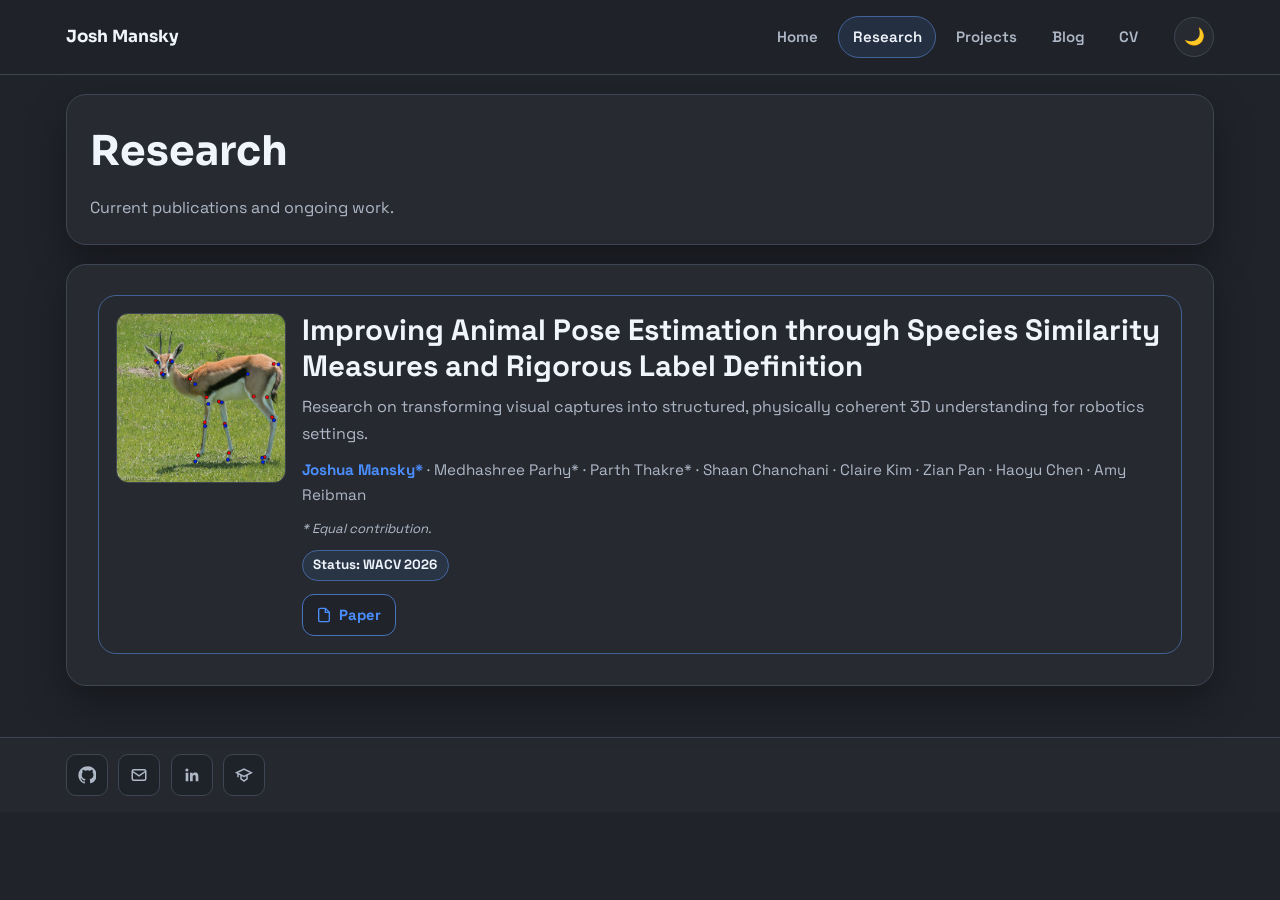
<file: research.html>
<!DOCTYPE html>
<html lang="en">
  <head>
    <meta charset="UTF-8" />
    <meta name="viewport" content="width=device-width, initial-scale=1.0" />
    <title>Josh Mansky | Research</title>
    <link rel="preconnect" href="https://fonts.googleapis.com" />
    <link rel="preconnect" href="https://fonts.gstatic.com" crossorigin />
    <link
      href="https://fonts.googleapis.com/css2?family=Sora:wght@500;600;700&family=Space+Grotesk:wght@400;500;600;700&display=swap"
      rel="stylesheet"
    />
    <link rel="stylesheet" href="styles.css" />
  </head>
  <body data-page="research">
    <header class="site-header">
      <div class="nav-inner">
        <a class="brand" href="index.html">Josh Mansky</a>
        <button class="menu-toggle" type="button" data-menu-toggle>Menu</button>
        <nav class="site-nav" data-nav-links>
          <a href="index.html" data-page-link="home">Home</a>
          <a href="research.html" data-page-link="research">Research</a>
          <a href="projects.html" data-page-link="projects">Projects</a>
          <a href="blog.html" data-page-link="blog">Blog</a>
          <a href="cv.html" data-page-link="cv">CV</a>
        </nav>
        <button class="theme-toggle" type="button" data-theme-toggle aria-label="Toggle color mode">
          <span data-theme-icon aria-hidden="true">🌙</span>
        </button>
      </div>
    </header>

    <main class="page">
      <section class="page-head">
        <h1>Research</h1>
        <p>Current publications and ongoing work.</p>
      </section>

      <section class="panel stack">
        <div class="feature-list">
          <article class="feature-card">
            <div class="feature-thumb">
              <img src="WACV26_Pub/thumbnail.png" alt="WACV26 paper thumbnail" />
            </div>
            <div class="feature-content">
              <h3><strong>Improving Animal Pose Estimation through Species Similarity Measures and Rigorous Label Definition</strong></h3>
              <p>
                Research on transforming visual captures into structured, physically coherent 3D understanding for
                robotics settings.
              </p>
              <p class="authors">
                <span class="author-highlight">Joshua Mansky*</span> · Medhashree Parhy* · Parth Thakre* · Shaan
                Chanchani · Claire Kim · Zian Pan · Haoyu Chen · Amy Reibman
              </p>
              <p class="equal-contribution-note">* Equal contribution.</p>
              <span class="status-tag">Status: WACV 2026</span>
              <div class="card-actions">
                <a class="btn" href="WACV26_Pub/WACV26_paper.pdf" target="_blank" rel="noopener noreferrer">
                  <svg viewBox="0 0 24 24" fill="none" stroke="currentColor" stroke-width="2" aria-hidden="true">
                    <path d="M14 2H6a2 2 0 0 0-2 2v16a2 2 0 0 0 2 2h12a2 2 0 0 0 2-2V8z"></path>
                    <path d="M14 2v6h6"></path>
                  </svg>
                  Paper
                </a>
              </div>
            </div>
          </article>
        </div>
      </section>
    </main>

    <footer class="site-footer">
      <div class="footer-inner">
        <div class="social-links" aria-label="Social media links">
          <a
            class="icon-link"
            href="https://github.com/joshmansky"
            target="_blank"
            rel="noopener noreferrer"
            aria-label="GitHub"
            title="GitHub"
          >
            <svg viewBox="0 0 24 24" fill="currentColor" aria-hidden="true">
              <path
                d="M12 .5A11.5 11.5 0 0 0 .5 12.3c0 5.2 3.3 9.6 7.9 11.1.6.1.8-.3.8-.6v-2.1c-3.2.7-3.9-1.4-3.9-1.4-.5-1.4-1.3-1.8-1.3-1.8-1.1-.8.1-.8.1-.8 1.2.1 1.8 1.2 1.8 1.2 1.1 1.9 2.9 1.4 3.6 1.1.1-.8.4-1.4.8-1.7-2.6-.3-5.3-1.3-5.3-5.8 0-1.3.5-2.4 1.2-3.3-.1-.3-.5-1.5.1-3.2 0 0 1-.3 3.4 1.2a11.3 11.3 0 0 1 6.2 0c2.3-1.6 3.4-1.2 3.4-1.2.7 1.7.2 2.9.1 3.2.8.9 1.2 2 1.2 3.3 0 4.5-2.7 5.5-5.3 5.8.4.4.8 1 .8 2.1v3.1c0 .3.2.8.8.6a11.5 11.5 0 0 0 7.9-11.1A11.5 11.5 0 0 0 12 .5z"
              />
            </svg>
            <span class="sr-only">GitHub</span>
          </a>
          <a class="icon-link" href="mailto:jmansky@purdue.edu" aria-label="Email" title="Email">
            <svg viewBox="0 0 24 24" fill="none" stroke="currentColor" stroke-width="2" aria-hidden="true">
              <rect x="3" y="5" width="18" height="14" rx="2"></rect>
              <path d="m3 7 9 6 9-6"></path>
            </svg>
            <span class="sr-only">Email</span>
          </a>
          <a
            class="icon-link"
            href="https://www.linkedin.com/in/joshmansky"
            target="_blank"
            rel="noopener noreferrer"
            aria-label="LinkedIn"
            title="LinkedIn"
          >
            <svg viewBox="0 0 24 24" fill="currentColor" aria-hidden="true">
              <path
                d="M20.45 20.45h-3.56v-5.57c0-1.33-.03-3.03-1.84-3.03-1.85 0-2.13 1.45-2.13 2.94v5.66H9.36V9h3.42v1.56h.05c.48-.9 1.64-1.85 3.37-1.85 3.6 0 4.26 2.37 4.26 5.46v6.28zM5.34 7.43A2.07 2.07 0 1 1 5.33 3.3a2.07 2.07 0 0 1 .01 4.13zM7.12 20.45H3.55V9h3.57v11.45z"
              />
            </svg>
            <span class="sr-only">LinkedIn</span>
          </a>
          <a
            class="icon-link"
            href="https://scholar.google.com/scholar?q=Josh+Mansky"
            target="_blank"
            rel="noopener noreferrer"
            aria-label="Google Scholar"
            title="Google Scholar"
          >
            <svg viewBox="0 0 24 24" fill="none" stroke="currentColor" stroke-width="2" aria-hidden="true">
              <path d="m2 9 10-5 10 5-10 5-10-5z"></path>
              <path d="M4 10v5"></path>
              <path d="M8 12.1V17l4 3 4-3v-4.9"></path>
            </svg>
            <span class="sr-only">Google Scholar</span>
          </a>
        </div>
      </div>
    </footer>

    <script src="site.js"></script>
  </body>
</html>
</file>
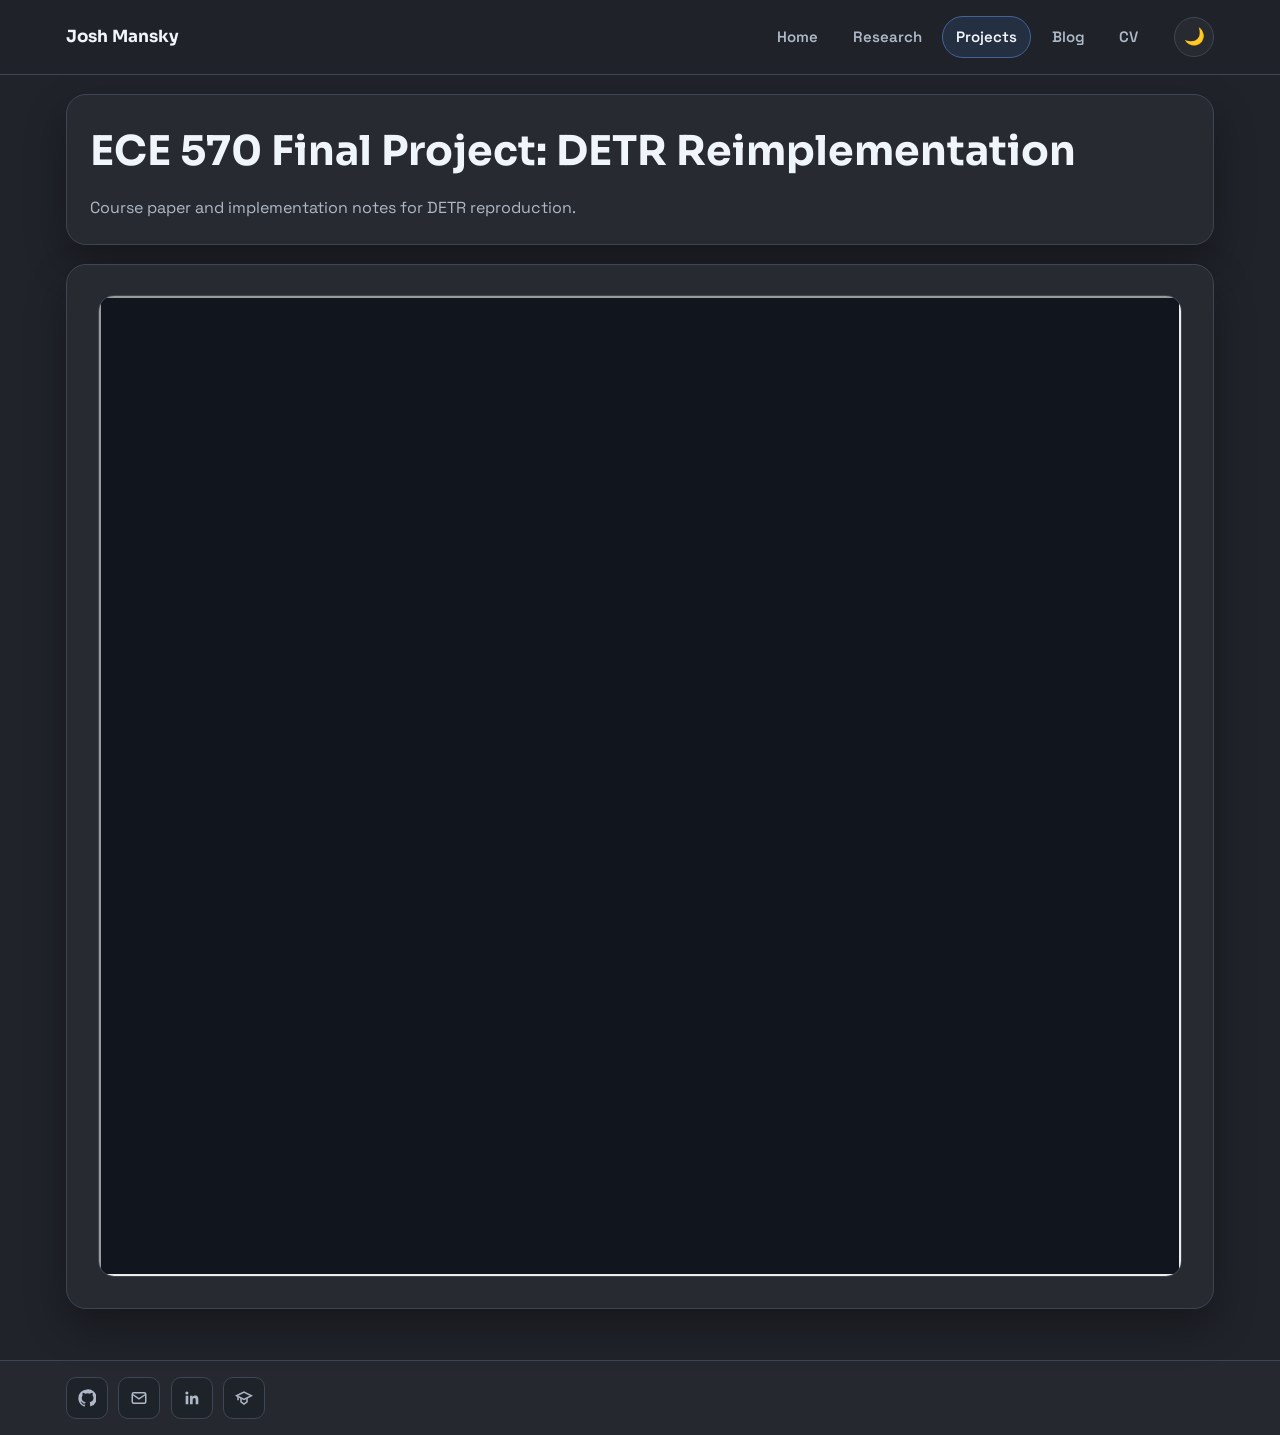
<file: projects/detr-reimplementation.html>
<!DOCTYPE html>
<html lang="en">
  <head>
    <meta charset="UTF-8" />
    <meta name="viewport" content="width=device-width, initial-scale=1.0" />
    <title>DETR Reimplementation | Josh Mansky</title>
    <link rel="preconnect" href="https://fonts.googleapis.com" />
    <link rel="preconnect" href="https://fonts.gstatic.com" crossorigin />
    <link
      href="https://fonts.googleapis.com/css2?family=Sora:wght@500;600;700&family=Space+Grotesk:wght@400;500;600;700&display=swap"
      rel="stylesheet"
    />
    <link rel="stylesheet" href="../styles.css" />
  </head>
  <body data-page="projects">
    <header class="site-header">
      <div class="nav-inner">
        <a class="brand" href="../index.html">Josh Mansky</a>
        <button class="menu-toggle" type="button" data-menu-toggle>Menu</button>
        <nav class="site-nav" data-nav-links>
          <a href="../index.html" data-page-link="home">Home</a>
          <a href="../research.html" data-page-link="research">Research</a>
          <a href="../projects.html" data-page-link="projects">Projects</a>
          <a href="../blog.html" data-page-link="blog">Blog</a>
          <a href="../cv.html" data-page-link="cv">CV</a>
        </nav>
        <button class="theme-toggle" type="button" data-theme-toggle aria-label="Toggle color mode">
          <span data-theme-icon aria-hidden="true">🌙</span>
        </button>
      </div>
    </header>

    <main class="page">
      <section class="page-head">
        <h1>ECE 570 Final Project: DETR Reimplementation</h1>
        <p>Course paper and implementation notes for DETR reproduction.</p>
      </section>

      <section class="panel stack">
        <div class="media-wrap pdf-embed">
          <iframe src="../DETR_Reimplementation/ECE_570_Term_Paper.pdf#view=FitH" title="DETR Reimplementation Paper"></iframe>
        </div>
      </section>
    </main>

    <footer class="site-footer">
      <div class="footer-inner">
        <div class="social-links" aria-label="Social media links">
          <a class="icon-link" href="https://github.com/joshmansky" target="_blank" rel="noopener noreferrer" aria-label="GitHub" title="GitHub">
            <svg viewBox="0 0 24 24" fill="currentColor" aria-hidden="true"><path d="M12 .5A11.5 11.5 0 0 0 .5 12.3c0 5.2 3.3 9.6 7.9 11.1.6.1.8-.3.8-.6v-2.1c-3.2.7-3.9-1.4-3.9-1.4-.5-1.4-1.3-1.8-1.3-1.8-1.1-.8.1-.8.1-.8 1.2.1 1.8 1.2 1.8 1.2 1.1 1.9 2.9 1.4 3.6 1.1.1-.8.4-1.4.8-1.7-2.6-.3-5.3-1.3-5.3-5.8 0-1.3.5-2.4 1.2-3.3-.1-.3-.5-1.5.1-3.2 0 0 1-.3 3.4 1.2a11.3 11.3 0 0 1 6.2 0c2.3-1.6 3.4-1.2 3.4-1.2.7 1.7.2 2.9.1 3.2.8.9 1.2 2 1.2 3.3 0 4.5-2.7 5.5-5.3 5.8.4.4.8 1 .8 2.1v3.1c0 .3.2.8.8.6a11.5 11.5 0 0 0 7.9-11.1A11.5 11.5 0 0 0 12 .5z"/></svg>
            <span class="sr-only">GitHub</span>
          </a>
          <a class="icon-link" href="mailto:jmansky@purdue.edu" aria-label="Email" title="Email">
            <svg viewBox="0 0 24 24" fill="none" stroke="currentColor" stroke-width="2" aria-hidden="true"><rect x="3" y="5" width="18" height="14" rx="2"></rect><path d="m3 7 9 6 9-6"></path></svg>
            <span class="sr-only">Email</span>
          </a>
          <a class="icon-link" href="https://www.linkedin.com/in/joshmansky" target="_blank" rel="noopener noreferrer" aria-label="LinkedIn" title="LinkedIn">
            <svg viewBox="0 0 24 24" fill="currentColor" aria-hidden="true"><path d="M20.45 20.45h-3.56v-5.57c0-1.33-.03-3.03-1.84-3.03-1.85 0-2.13 1.45-2.13 2.94v5.66H9.36V9h3.42v1.56h.05c.48-.9 1.64-1.85 3.37-1.85 3.6 0 4.26 2.37 4.26 5.46v6.28zM5.34 7.43A2.07 2.07 0 1 1 5.33 3.3a2.07 2.07 0 0 1 .01 4.13zM7.12 20.45H3.55V9h3.57v11.45z"/></svg>
            <span class="sr-only">LinkedIn</span>
          </a>
          <a class="icon-link" href="https://scholar.google.com/scholar?q=Josh+Mansky" target="_blank" rel="noopener noreferrer" aria-label="Google Scholar" title="Google Scholar">
            <svg viewBox="0 0 24 24" fill="none" stroke="currentColor" stroke-width="2" aria-hidden="true"><path d="m2 9 10-5 10 5-10 5-10-5z"></path><path d="M4 10v5"></path><path d="M8 12.1V17l4 3 4-3v-4.9"></path></svg>
            <span class="sr-only">Google Scholar</span>
          </a>
        </div>
      </div>
    </footer>

    <script src="../site.js"></script>
  </body>
</html>
</file>
<file: styles.css>
:root {
  --bg: #f4f6f8;
  --surface: #ffffff;
  --surface-soft: #eef2f6;
  --text: #121722;
  --text-muted: #4c5563;
  --border: #d3d9e3;
  --shadow: 0 16px 36px rgba(23, 36, 58, 0.12);
  --accent-1: #61ccff;
  --accent-2: #3c82ff;
  --accent-3: #225fdd;
  --accent-gradient: linear-gradient(135deg, var(--accent-1), var(--accent-2), var(--accent-3));
  --max-width: 1180px;
  --radius: 20px;
  --nav-height: 74px;
}

:root[data-theme='dark'] {
  --bg: #20232a;
  --surface: #272b31;
  --surface-soft: #1d2127;
  --text: #f0f4fb;
  --text-muted: #afb8c7;
  --border: #3f4653;
  --shadow: 0 18px 42px rgba(0, 0, 0, 0.32);
  --accent-1: #7fd8ff;
  --accent-2: #4a8eff;
  --accent-3: #2f68e5;
}

* {
  box-sizing: border-box;
}

html,
body {
  margin: 0;
  padding: 0;
}

body {
  min-height: 100vh;
  font-family: 'Space Grotesk', 'Avenir Next', 'Segoe UI', sans-serif;
  color: var(--text);
  background: var(--bg);
  line-height: 1.65;
  transition: background-color 0.25s ease, color 0.25s ease;
}

a {
  color: inherit;
}

.sr-only {
  position: absolute;
  width: 1px;
  height: 1px;
  padding: 0;
  margin: -1px;
  overflow: hidden;
  clip: rect(0, 0, 0, 0);
  border: 0;
}

.site-header {
  position: sticky;
  top: 0;
  z-index: 40;
  border-bottom: 1px solid var(--border);
  background: color-mix(in srgb, var(--bg) 92%, transparent);
  backdrop-filter: blur(12px);
}

.nav-inner {
  max-width: var(--max-width);
  min-height: var(--nav-height);
  margin: 0 auto;
  padding: 0 1rem;
  display: flex;
  align-items: center;
  gap: 1rem;
}

.brand {
  font-family: 'Sora', 'Space Grotesk', sans-serif;
  font-weight: 700;
  font-size: 1.05rem;
  text-decoration: none;
}

.site-nav {
  margin-left: auto;
  display: flex;
  gap: 0.35rem;
  align-items: center;
}

.site-nav a {
  padding: 0.48rem 0.84rem;
  border-radius: 999px;
  text-decoration: none;
  color: var(--text-muted);
  border: 1px solid transparent;
  font-weight: 600;
  font-size: 0.94rem;
  transition: 0.2s ease;
}

.site-nav a:hover,
.site-nav a.active {
  color: var(--text);
  border-color: color-mix(in srgb, var(--accent-2) 40%, var(--border));
  background: color-mix(in srgb, var(--accent-2) 12%, transparent);
}

.menu-toggle,
.theme-toggle {
  border: 1px solid var(--border);
  background: var(--surface);
  color: var(--text);
  font: inherit;
  cursor: pointer;
}

.menu-toggle {
  display: none;
  border-radius: 999px;
  padding: 0.45rem 0.8rem;
  font-size: 0.9rem;
  font-weight: 600;
}

.theme-toggle {
  margin-left: 0.35rem;
  width: 40px;
  height: 40px;
  border-radius: 999px;
  display: inline-flex;
  align-items: center;
  justify-content: center;
  font-size: 1.05rem;
}

.theme-toggle:hover,
.menu-toggle:hover {
  background: color-mix(in srgb, var(--accent-2) 14%, var(--surface));
}

.page {
  max-width: var(--max-width);
  margin: 0 auto;
  padding: 1.2rem 1rem 2.2rem;
}

.page-head {
  margin: 0 0 1.15rem;
  padding: 1.45rem;
  border-radius: var(--radius);
  border: 1px solid var(--border);
  background: var(--surface);
  box-shadow: var(--shadow);
}

.page-head h1 {
  margin: 0;
  font-family: 'Sora', 'Space Grotesk', sans-serif;
  font-size: clamp(1.74rem, 3.6vw, 2.56rem);
}

.page-head p {
  margin: 0.55rem 0 0;
  color: var(--text-muted);
}

.home-gallery {
  display: grid;
  gap: 1rem;
  max-height: calc(100vh - var(--nav-height) - 2rem);
  overflow-y: auto;
  padding-right: 0.26rem;
  scroll-snap-type: y proximity;
}

.home-gallery .panel {
  scroll-snap-align: start;
}

.panel {
  border: 1px solid var(--border);
  border-radius: var(--radius);
  background: var(--surface);
  box-shadow: var(--shadow);
  padding: clamp(1.2rem, 2.4vw, 2.1rem);
  opacity: 0;
  transform: translateY(16px);
  animation: reveal 0.55s ease forwards;
}

.panel:nth-child(2) {
  animation-delay: 0.08s;
}

.panel:nth-child(3) {
  animation-delay: 0.16s;
}

.panel:nth-child(4) {
  animation-delay: 0.24s;
}

.hero-panel {
  display: grid;
  grid-template-columns: minmax(120px, 235px) 1fr;
  gap: 1.3rem;
  align-items: center;
}

.headshot-wrap {
  margin: 0;
  width: 100%;
  max-width: 235px;
}

.headshot-wrap img {
  width: 100%;
  aspect-ratio: 1 / 1;
  object-fit: cover;
  border-radius: 22px;
  border: 2px solid color-mix(in srgb, var(--accent-2) 35%, var(--border));
}

.hero-copy h1 {
  margin: 0;
  font-size: clamp(2rem, 6vw, 3.3rem);
  line-height: 1.05;
  font-family: 'Sora', 'Space Grotesk', sans-serif;
}

.gradient-text {
  background-image: var(--accent-gradient);
  -webkit-background-clip: text;
  background-clip: text;
  color: transparent;
}

.hero-copy .subtitle {
  margin: 0.62rem 0 0;
  color: var(--text-muted);
  font-size: clamp(1.02rem, 2vw, 1.26rem);
  font-weight: 600;
}

.dot-list {
  margin: 0.68rem 0 0;
  display: flex;
  align-items: center;
  flex-wrap: wrap;
  gap: 0.45rem;
  font-weight: 500;
}

.dot-list span:not(:last-child)::after {
  content: ' \00b7';
  margin-left: 0.45rem;
  color: var(--accent-2);
}

.stack {
  display: grid;
  gap: 1rem;
}

.section-title {
  margin: 0;
  font-family: 'Sora', 'Space Grotesk', sans-serif;
  font-size: clamp(1.42rem, 3vw, 2rem);
}

.about-panel {
  gap: 1.1rem;
}

.about-panel .section-title {
  text-transform: lowercase;
}

.accent-rule {
  width: 140px;
  height: 2px;
  border-radius: 999px;
  background: var(--accent-gradient);
}

.about-panel p {
  margin: 0;
  color: var(--text-muted);
}

.about-panel strong {
  color: var(--text);
}

.interest-box {
  border: 1px solid color-mix(in srgb, var(--accent-2) 45%, var(--border));
  border-radius: 14px;
  background: var(--surface-soft);
  padding: 1rem;
}

.interest-box h3 {
  margin: 0;
  font-size: 1.5rem;
  font-family: 'Sora', 'Space Grotesk', sans-serif;
  color: var(--accent-2);
  text-transform: lowercase;
}

.interest-list {
  margin: 0.75rem 0 0;
  padding: 0;
  list-style: none;
  display: grid;
  gap: 0.95rem;
}

.interest-list li {
  color: var(--text-muted);
  position: relative;
  padding-left: 1.2rem;
}

.interest-list li::before {
  content: '▸';
  color: var(--accent-2);
  position: absolute;
  left: 0;
  top: 0;
}

.feature-list {
  display: grid;
  gap: 1rem;
}

.feature-card {
  border: 1px solid color-mix(in srgb, var(--accent-2) 38%, var(--border));
  border-radius: 18px;
  background: color-mix(in srgb, var(--surface) 92%, var(--surface-soft));
  padding: 1.05rem;
  display: grid;
  grid-template-columns: 170px minmax(0, 1fr);
  gap: 1rem;
  width: 100%;
}

.feature-thumb {
  width: 100%;
  border-radius: 12px;
  overflow: hidden;
  border: 1px solid var(--border);
  background: #0f1218;
  aspect-ratio: 1 / 1;
}

.feature-thumb img {
  width: 100%;
  height: 100%;
  object-fit: cover;
  display: block;
}

.feature-content {
  display: grid;
  align-content: start;
  gap: 0.65rem;
}

.feature-content h3,
.feature-content p {
  margin: 0;
}

.feature-content h3 {
  font-size: clamp(1.25rem, 2.3vw, 1.9rem);
  line-height: 1.2;
}

.feature-content p {
  color: var(--text-muted);
}

.authors {
  font-size: 0.95rem;
  color: var(--text-muted);
}

.equal-contribution-note {
  margin-top: -0.35rem;
  color: var(--text-muted);
  font-size: 0.82rem;
  font-style: italic;
}

.author-highlight {
  color: var(--accent-2);
  font-weight: 700;
}

.status-tag {
  display: inline-flex;
  width: fit-content;
  align-items: center;
  border-radius: 999px;
  border: 1px solid color-mix(in srgb, var(--accent-2) 44%, var(--border));
  background: color-mix(in srgb, var(--accent-2) 10%, transparent);
  padding: 0.2rem 0.66rem;
  font-size: 0.84rem;
  font-weight: 700;
}

.card-actions {
  display: flex;
  flex-wrap: wrap;
  gap: 0.62rem;
  margin-top: 0.2rem;
}

.btn {
  text-decoration: none;
  display: inline-flex;
  align-items: center;
  gap: 0.45rem;
  justify-content: center;
  border-radius: 12px;
  border: 1px solid color-mix(in srgb, var(--accent-2) 62%, var(--border));
  color: var(--accent-2);
  background: color-mix(in srgb, var(--surface-soft) 60%, transparent);
  padding: 0.5rem 0.84rem;
  font-size: 0.92rem;
  font-weight: 700;
  transition: transform 0.18s ease, background-color 0.18s ease;
}

.btn:hover {
  transform: translateY(-1px);
  background: color-mix(in srgb, var(--accent-2) 16%, transparent);
}

.btn svg {
  width: 16px;
  height: 16px;
  flex-shrink: 0;
}

.btn-primary {
  color: #fff;
  border-color: transparent;
  background: var(--accent-gradient);
}

.media-card,
.blog-card,
.cv-card {
  border: 1px solid var(--border);
  border-radius: 16px;
  background: color-mix(in srgb, var(--surface) 86%, var(--surface-soft));
  padding: 1rem;
  display: grid;
  gap: 0.62rem;
}

.media-card h3,
.blog-card h3,
.cv-card h3 {
  margin: 0;
}

.media-card p,
.blog-card p,
.cv-card p {
  margin: 0;
  color: var(--text-muted);
}

.media-wrap {
  border-radius: 16px;
  overflow: hidden;
  border: 1px solid var(--border);
  background: #11151e;
}

.media-wrap img,
.media-wrap video,
.media-wrap iframe {
  width: 100%;
  display: block;
}

.media-wrap iframe {
  min-height: 460px;
}

.media-wrap.pdf-embed iframe {
  min-height: 980px;
}

.social-links {
  display: flex;
  flex-wrap: wrap;
  gap: 0.65rem;
  align-items: center;
}

.icon-link {
  width: 42px;
  height: 42px;
  border-radius: 10px;
  border: 1px solid var(--border);
  background: color-mix(in srgb, var(--surface-soft) 72%, transparent);
  color: var(--text-muted);
  display: inline-flex;
  align-items: center;
  justify-content: center;
  text-decoration: none;
  transition: 0.2s ease;
}

.icon-link:hover {
  color: var(--accent-2);
  border-color: color-mix(in srgb, var(--accent-2) 50%, var(--border));
  transform: translateY(-1px);
}

.icon-link svg {
  width: 18px;
  height: 18px;
}

.site-footer {
  margin-top: 1rem;
  border-top: 1px solid var(--border);
  background: color-mix(in srgb, var(--surface) 80%, transparent);
}

.footer-inner {
  max-width: var(--max-width);
  margin: 0 auto;
  padding: 1rem;
  display: grid;
  gap: 0.7rem;
}

.footer-inner p {
  margin: 0;
  color: var(--text-muted);
  font-size: 0.92rem;
}

@keyframes reveal {
  to {
    opacity: 1;
    transform: translateY(0);
  }
}

@media (max-width: 960px) {
  .menu-toggle {
    display: inline-flex;
    margin-left: auto;
  }

  .site-nav {
    position: absolute;
    top: calc(100% + 0.45rem);
    left: 1rem;
    right: 1rem;
    background: var(--surface);
    border: 1px solid var(--border);
    border-radius: 16px;
    box-shadow: var(--shadow);
    padding: 0.45rem;
    display: none;
    flex-wrap: wrap;
  }

  body.nav-open .site-nav {
    display: flex;
  }

  .theme-toggle {
    margin-left: 0;
  }

  .hero-panel {
    grid-template-columns: 1fr;
  }

  .headshot-wrap {
    max-width: 185px;
  }

  .feature-card {
    grid-template-columns: 1fr;
  }

  .feature-thumb {
    max-width: 180px;
  }

  .home-gallery {
    max-height: none;
    overflow: visible;
    padding-right: 0;
    scroll-snap-type: none;
  }
}

@media (max-width: 640px) {
  .panel,
  .page-head {
    border-radius: 16px;
  }

  .media-wrap iframe {
    min-height: 340px;
  }

  .media-wrap.pdf-embed iframe {
    min-height: 680px;
  }

  .dot-list {
    gap: 0.3rem;
    font-size: 0.95rem;
  }
}
</file>
